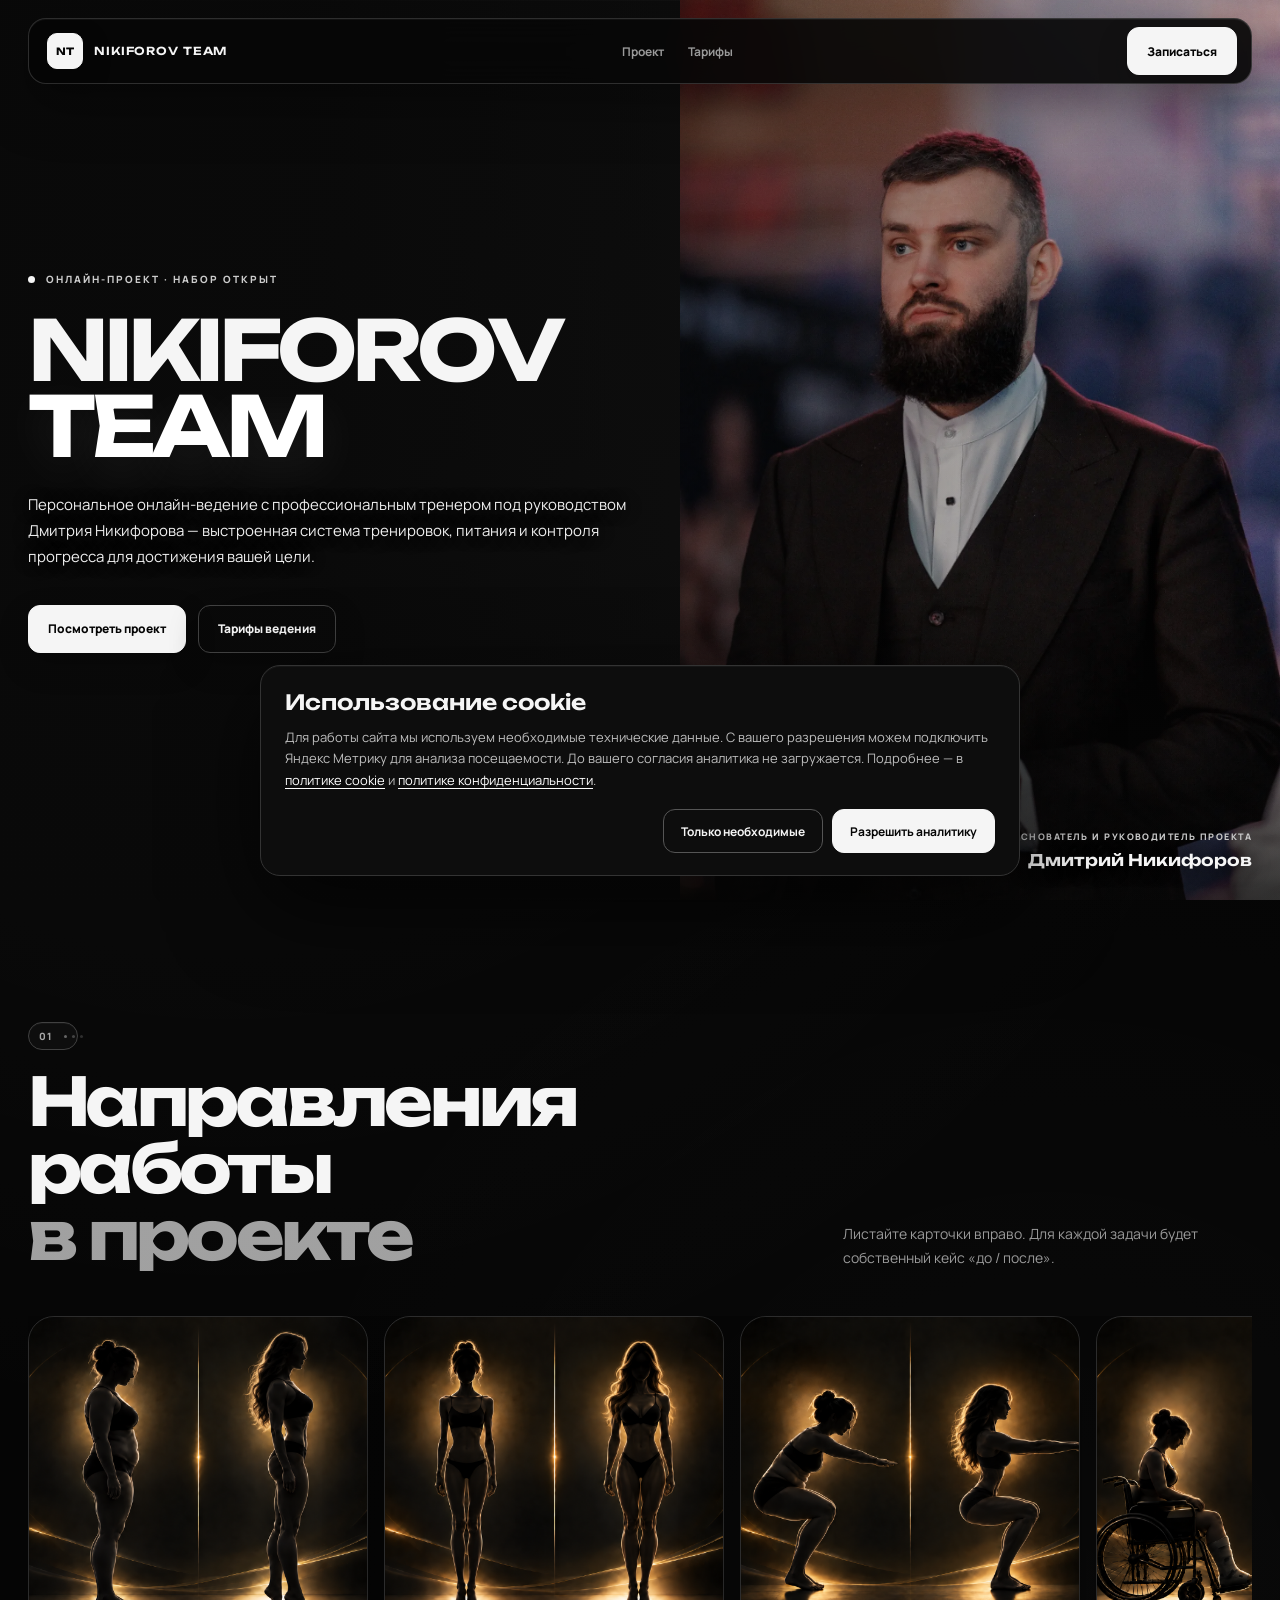
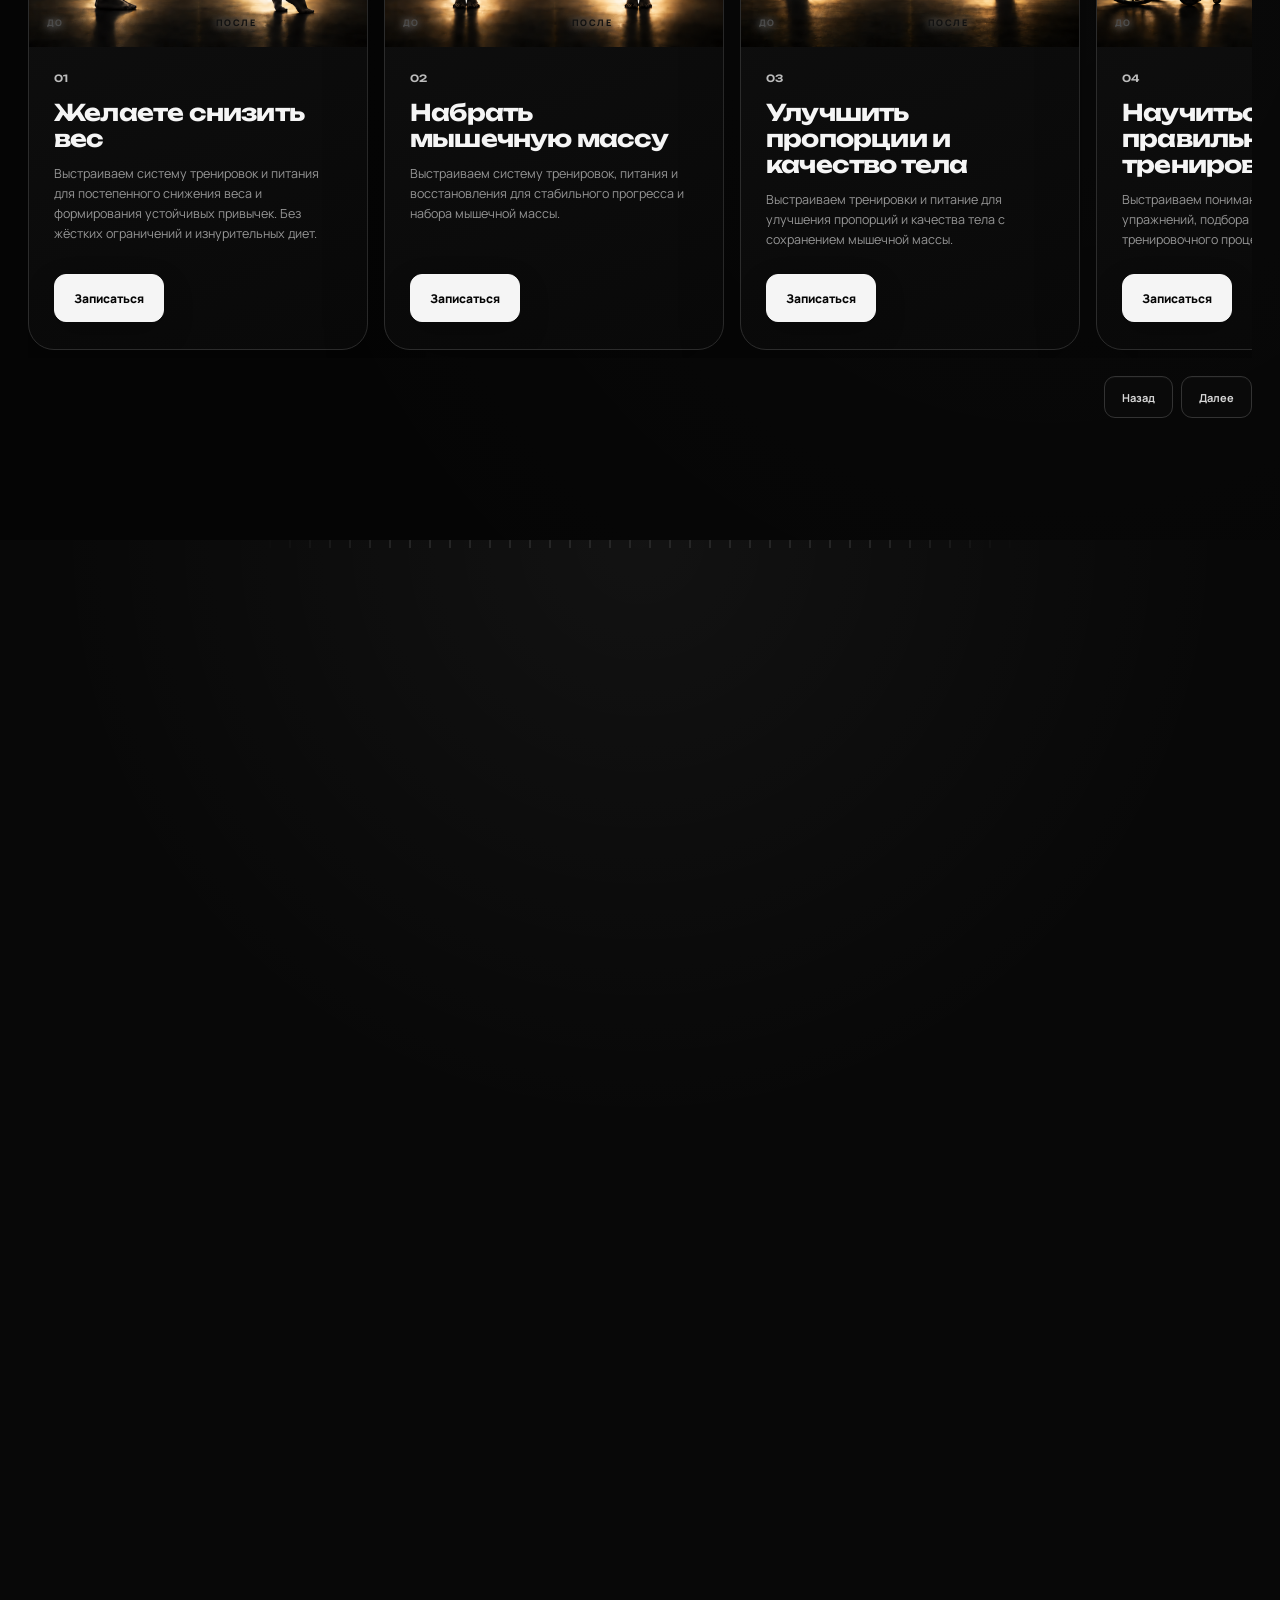
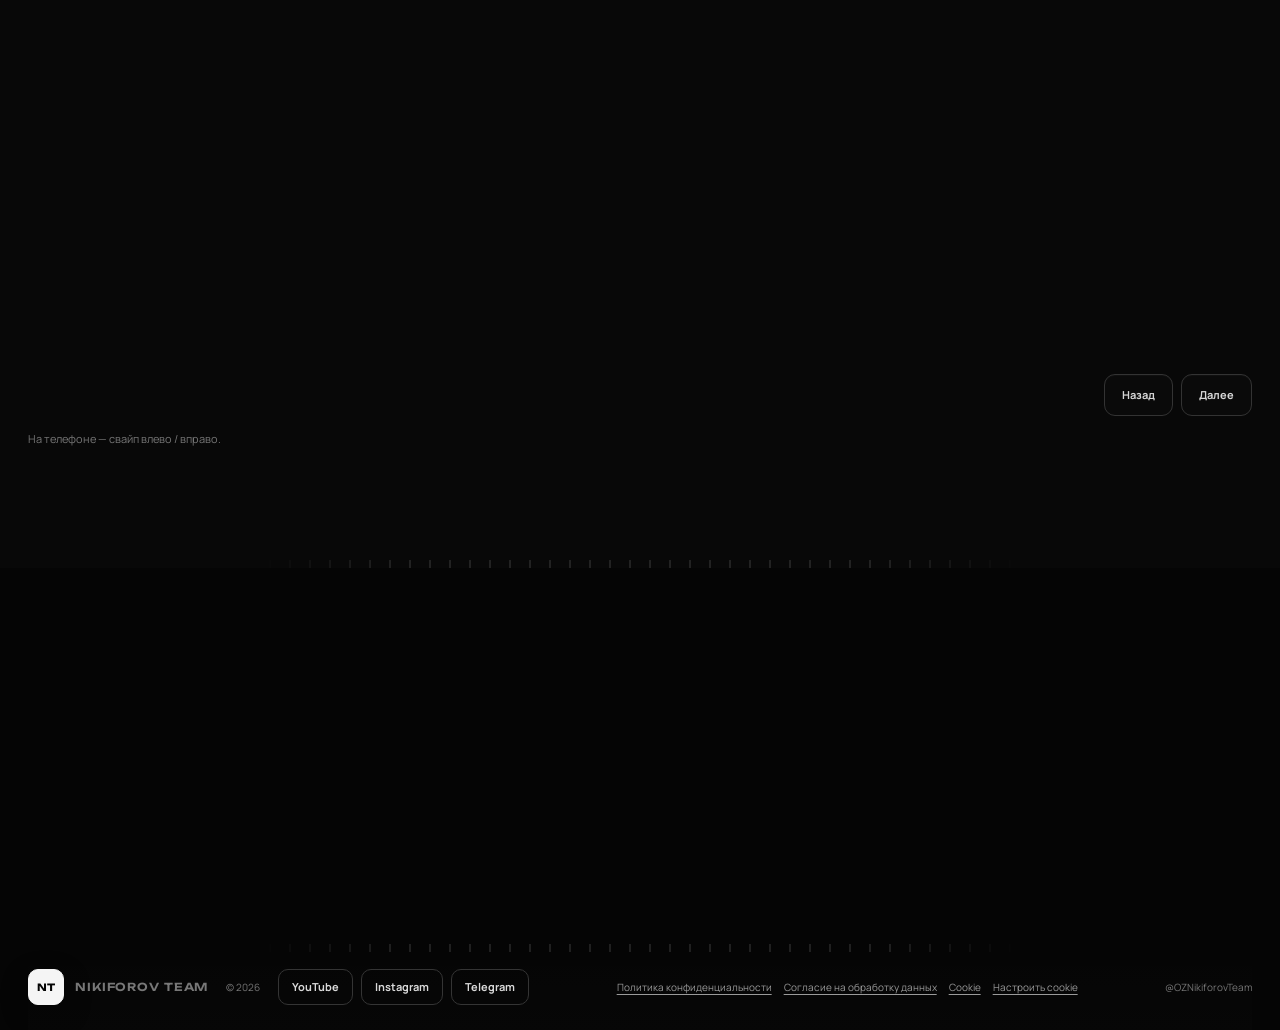
<file: index.html>
<!doctype html>
<html lang="ru">
<head>
<meta charset="utf-8">
<meta name="viewport" content="width=device-width,initial-scale=1,viewport-fit=cover">
<meta name="theme-color" content="#050505">
<title>NIKIFOROV TEAM — онлайн-проект</title>
<meta name="description" content="Персональное онлайн-ведение под руководством Дмитрия Никифорова: тренировки, питание и контроль прогресса.">
<link rel="preconnect" href="https://fonts.googleapis.com">
<link rel="preconnect" href="https://fonts.gstatic.com" crossorigin>
<link href="https://fonts.googleapis.com/css2?family=Manrope:wght@400;500;600;700;800&family=Unbounded:wght@500;600;700&display=swap" rel="stylesheet">
<style>
:root{
  --bg:#050505;
  --bg-soft:#0a0a0a;
  --panel:#101010;
  --panel-2:#161616;
  --text:#f5f5f5;
  --muted:#9a9a9a;
  --blue:#f5f5f5;
  --blue-strong:#dedede;
  --blue-soft:#ffffff;
  --line:#262626;
  --line-strong:#404040;
  --shell:min(100% - 56px,1240px);
  --r:28px;
}
*{box-sizing:border-box}html{scroll-behavior:smooth;background:var(--bg)}body{margin:0;background:var(--bg);color:var(--text);font-family:Manrope,Arial,sans-serif;overflow-x:hidden;-webkit-font-smoothing:antialiased}a{color:inherit}.shell{width:var(--shell);margin-inline:auto}::selection{background:var(--blue);color:#050505}
.topbar{position:fixed;z-index:100;top:18px;left:50%;translate:-50% 0;width:var(--shell);height:66px;padding:0 14px 0 18px;border:1px solid rgba(255,255,255,.09);border-radius:18px;background:rgba(11,11,11,.82);backdrop-filter:blur(22px);display:flex;align-items:center;justify-content:space-between;box-shadow:0 18px 54px rgba(0,0,0,.2)}
.brand{text-decoration:none;display:flex;align-items:center;gap:11px}.brand-mark{width:36px;height:36px;border:1px solid rgba(255,255,255,.72);border-radius:10px;display:grid;place-items:center;color:var(--blue);font:700 10px Unbounded}.brand-name{font:600 11px Unbounded;letter-spacing:.08em}.nav{display:flex;align-items:center;gap:24px}.nav a{text-decoration:none;font-size:12px;font-weight:700;color:#b3b3b3}.nav a:hover{color:#fff}.btn{min-height:48px;padding:0 19px;border-radius:12px;border:1px solid var(--blue);display:inline-flex;align-items:center;justify-content:center;text-decoration:none;background:var(--blue);color:#050505;font-weight:800;font-size:12px;transition:.2s}.btn:hover{transform:translateY(-2px);box-shadow:0 16px 42px rgba(255,255,255,.12)}.btn.ghost{background:transparent;color:#fff;border-color:#414141}.btn.ghost:hover{border-color:var(--blue);color:var(--blue);box-shadow:none}
.hero{min-height:100svh;padding:126px 0 72px;display:grid;grid-template-columns:minmax(0,1.04fr) minmax(430px,.96fr);gap:60px;align-items:center}.hero-copy{position:relative;z-index:2}.eyebrow{display:flex;align-items:center;gap:11px;color:#9e9e9e;font-size:10px;letter-spacing:.2em;font-weight:800;text-transform:uppercase}.eyebrow i{width:7px;height:7px;border-radius:50%;background:var(--blue);box-shadow:0 0 20px rgba(255,255,255,.72)}h1,h2,h3{font-family:Unbounded,Manrope,sans-serif;margin:0}.project-name{margin-top:26px;font-size:clamp(54px,6.5vw,108px);line-height:.91;letter-spacing:-.06em}.project-name span{display:block;color:var(--blue)}.hero-copy p{max-width:710px;margin:28px 0 0;color:#b5b5b5;font-size:15px;line-height:1.76}.hero-actions{display:flex;gap:12px;flex-wrap:wrap;margin-top:34px}.hero-visual{height:min(77vh,830px);min-height:630px;position:relative}.portrait{height:100%;overflow:hidden;border:1px solid rgba(255,255,255,.09);border-radius:30px;background:#1a1a1a;position:relative}.portrait img{width:100%;height:100%;object-fit:cover;object-position:center 26%;filter:grayscale(.12) saturate(.72) contrast(1.08)}.portrait:after{content:"";position:absolute;inset:0;background:linear-gradient(180deg,rgba(10,10,10,.02) 42%,rgba(10,10,10,.76) 100%),linear-gradient(90deg,rgba(10,10,10,.23),transparent 44%)}.portrait-caption{position:absolute;z-index:2;left:26px;bottom:24px}.portrait-caption small{display:block;color:#8a8a8a;font-size:9px;letter-spacing:.16em;font-weight:800}.portrait-caption b{display:block;margin-top:7px;font:600 16px Unbounded}.section{padding:122px 0}.section-head{display:grid;grid-template-columns:1fr .55fr;gap:70px;align-items:end;margin-bottom:46px}.section-index{font-size:10px;letter-spacing:.2em;color:#8c8c8c;font-weight:800;text-transform:uppercase;margin-bottom:15px}.section-head h2{font-size:clamp(40px,5.2vw,76px);line-height:1.01;letter-spacing:-.055em}.section-head h2 span{color:var(--blue)}.section-head p{margin:0;color:#9a9a9a;line-height:1.7;font-size:14px;max-width:500px}
.goals-wrap{position:relative}.goals{display:grid;grid-auto-flow:column;grid-auto-columns:minmax(340px,31vw);gap:16px;overflow-x:auto;scroll-snap-type:x mandatory;scrollbar-width:none;padding-bottom:8px}.goals::-webkit-scrollbar{display:none}.goal{scroll-snap-align:start;min-height:520px;border-radius:26px;border:1px solid #323232;background:linear-gradient(160deg,#171717,#0e0e0e);overflow:hidden;position:relative;display:flex;flex-direction:column}.goal-media{height:330px;position:relative;overflow:hidden;background:radial-gradient(circle at 80% 20%,rgba(255,255,255,.10),transparent 42%),linear-gradient(135deg,#1c1c1c,#0e0e0e)}.goal-media:before,.goal-media:after{content:"";position:absolute;top:0;bottom:0;width:50%;background:linear-gradient(145deg,rgba(255,255,255,.04),rgba(255,255,255,0))}.goal-media:before{left:0;border-right:1px solid rgba(255,255,255,.08)}.goal-media:after{right:0}.before,.after{position:absolute;bottom:18px;z-index:2;font-size:9px;font-weight:800;letter-spacing:.16em;color:#7e7e7e}.before{left:18px}.after{left:calc(50% + 18px);color:var(--blue)}.goal-body{padding:25px 25px 27px;display:flex;flex-direction:column;flex:1}.goal-num{color:var(--blue);font:600 10px Unbounded}.goal h3{font-size:23px;line-height:1.13;letter-spacing:-.035em;margin:16px 0 12px}.goal p{margin:0 0 24px;color:#9a9a9a;font-size:12.5px;line-height:1.62}.goal .btn{margin-top:auto;width:max-content}.carousel-controls{display:flex;justify-content:flex-end;gap:8px;margin-top:18px}.carousel-controls button{height:42px;padding:0 17px;border:1px solid #3e3e3e;border-radius:11px;background:#101010;color:#e4e4e4;font:700 11px Manrope;cursor:pointer}.carousel-controls button:hover{border-color:var(--blue);color:var(--blue)}
.tariffs{background:#0f0f0f;border-top:1px solid #242424;border-bottom:1px solid #242424}.tariff-strip{display:grid;grid-template-columns:1fr 1fr;gap:14px;margin-bottom:26px}.tariff{border:1px solid #343434;border-radius:22px;padding:24px 26px;background:#121212;display:flex;justify-content:space-between;align-items:end;gap:20px}.tariff-strip .tariff{border-color:#444444;background:radial-gradient(circle at 100% 0,rgba(255,255,255,.10),transparent 38%),#141414}.tariff small{display:block;color:#909090;font-size:9px;letter-spacing:.16em;font-weight:800;text-transform:uppercase}.tariff h3{font-size:25px;margin-top:10px}.tariff-price{text-align:right;white-space:nowrap}.tariff-price b{font:600 28px Unbounded}.tariff-price span{display:block;color:#737373;font-size:10px;margin-top:5px}
.benefits-head{display:flex;align-items:end;justify-content:space-between;gap:50px;margin:54px 0 24px}.benefits-head h3{font-size:clamp(27px,3.4vw,48px);letter-spacing:-.045em}.benefits-head p{max-width:490px;margin:0;color:#929292;font-size:13px;line-height:1.65}.benefit-slider{display:grid;grid-auto-flow:column;grid-auto-columns:minmax(760px,82%);gap:18px;overflow-x:auto;scroll-snap-type:x mandatory;scrollbar-width:none;padding:2px 0 10px}.benefit-slider::-webkit-scrollbar{display:none}.benefit{scroll-snap-align:start;min-height:570px;border:1px solid #373737;border-radius:28px;background:linear-gradient(145deg,#a3a3a3 0%,#888888 100%);position:relative;overflow:hidden;color:#0d0d0d;padding:36px;display:flex;flex-direction:column}.benefit:before{content:"";position:absolute;right:-2%;bottom:-10%;width:45%;height:100%;background-image:var(--dmitry);background-size:cover;background-position:center 20%;filter:grayscale(1) brightness(.18) contrast(1.55);opacity:.88;mix-blend-mode:multiply}.benefit:after{content:"";position:absolute;inset:0;background:linear-gradient(90deg,rgba(223,223,223,.96) 0%,rgba(206,206,206,.92) 52%,rgba(168,168,168,.38) 100%);z-index:0}.benefit>*{position:relative;z-index:1}.benefit-top{display:flex;align-items:center;gap:15px}.benefit-number{font:700 12px Unbounded;border:1px solid rgba(0,0,0,.22);border-radius:99px;padding:8px 11px}.benefit-kicker{font-size:9px;font-weight:800;letter-spacing:.16em;text-transform:uppercase}.benefit h3{font-size:clamp(30px,4vw,54px);max-width:780px;line-height:1.04;letter-spacing:-.05em;margin:42px 0 22px}.benefit-desc{max-width:780px;font-size:15px;line-height:1.67;color:#373737;margin:0}.split{margin-top:auto;display:grid;grid-template-columns:1fr 1fr;gap:12px;max-width:860px}.split-card{min-height:145px;padding:19px 20px;border-radius:18px;background:rgba(12,12,12,.92);color:#fff}.split-card.alt{background:rgba(34,34,34,.78)}.split-card small{display:block;color:var(--blue);font-size:9px;font-weight:800;letter-spacing:.15em;text-transform:uppercase}.split-card.alt small{color:#dedede}.split-card b{display:block;margin-top:12px;font-size:13px;line-height:1.5}.slider-note{margin-top:15px;color:#7e7e7e;font-size:11px}.final{padding:82px 0 110px;display:flex;align-items:center;justify-content:space-between;gap:40px;border-top:1px solid #262626}.final h2{font-size:clamp(34px,4.2vw,60px);letter-spacing:-.05em}.final h2 span{color:var(--blue)}.final p{margin:16px 0 0;color:#949494}.footer{height:86px;border-top:1px solid #262626;display:flex;align-items:center;justify-content:space-between;color:#747474;font-size:10px}.footer a{text-decoration:none}.mobile-cta{display:none}
.reveal{opacity:0;transform:translateY(20px);transition:.7s ease}.reveal.in{opacity:1;transform:none}
@media(max-width:1050px){:root{--shell:min(100% - 36px,940px)}.nav{display:none}.hero{grid-template-columns:1fr;padding-top:116px}.hero-visual{height:720px;min-height:0}.section-head{grid-template-columns:1fr}.goals{grid-auto-columns:minmax(330px,62vw)}.benefit-slider{grid-auto-columns:92%}}
@media(max-width:700px){:root{--shell:calc(100vw - 28px);--r:20px}.topbar{top:9px;height:58px;border-radius:15px}.brand-name{font-size:9px}.topbar>.btn{min-height:38px;padding:0 13px;font-size:10px}.hero{min-height:auto;padding:100px 0 58px;gap:30px}.project-name{font-size:clamp(43px,13vw,66px)}.hero-copy p{font-size:13px;line-height:1.65}.hero-actions .btn{width:100%}.hero-visual{height:520px}.portrait{border-radius:21px}.section{padding:84px 0}.section-head{gap:20px;margin-bottom:31px}.section-head h2{font-size:clamp(34px,11vw,52px)}.goals{grid-auto-columns:88%;gap:11px}.goal{min-height:465px;border-radius:21px}.goal-media{height:265px}.goal h3{font-size:20px}.carousel-controls{display:none}.tariff-strip{grid-template-columns:1fr}.tariff{padding:20px}.tariff h3{font-size:20px}.tariff-price b{font-size:22px}.benefits-head{display:block;margin-top:42px}.benefits-head p{margin-top:14px}.benefit-slider{grid-auto-columns:94%;gap:11px}.benefit{min-height:620px;border-radius:22px;padding:24px}.benefit:before{width:74%;right:-27%;opacity:.72}.benefit:after{background:linear-gradient(90deg,rgba(220,220,220,.98) 0%,rgba(203,203,203,.94) 64%,rgba(171,171,171,.54) 100%)}.benefit h3{font-size:28px;margin:30px 0 16px;max-width:86%}.benefit-desc{font-size:13px;max-width:86%}.split{grid-template-columns:1fr;gap:8px}.split-card{min-height:105px;padding:15px 16px}.final{display:block;padding:66px 0 100px}.final .btn{margin-top:25px;width:100%}.footer{margin-bottom:64px}.mobile-cta{display:flex;position:fixed;z-index:90;bottom:10px;left:14px;right:14px;height:52px;border-radius:14px;background:var(--blue);color:#050505;text-decoration:none;align-items:center;justify-content:center;font-weight:900;font-size:12px;box-shadow:0 14px 50px rgba(0,0,0,.45)}}
@media(prefers-reduced-motion:reduce){*{scroll-behavior:auto!important}.reveal{opacity:1;transform:none;transition:none}}

/* Cookie choice: visually consistent with the main site's dark theme. */
.cookie-banner[hidden]{display:none!important}
.cookie-banner{position:fixed;z-index:3000;left:50%;bottom:24px;transform:translateX(-50%);width:min(760px,calc(100vw - 28px));padding:22px 24px;background:#171717;color:#f9f9f9;border:1px solid #3b3b3b;border-radius:20px;box-shadow:0 25px 90px rgba(0,0,0,.56)}
.cookie-banner h2{font:600 clamp(16px,2vw,21px) Unbounded,Manrope,sans-serif;line-height:1.35;margin:0 0 10px}
.cookie-banner p{font-size:13px;line-height:1.65;color:#c2c2c2;margin:0}
.cookie-banner a{color:#f2f2f2;text-underline-offset:3px}
.cookie-actions{display:flex;justify-content:flex-end;flex-wrap:wrap;gap:9px;margin-top:18px}
.cookie-actions button{cursor:pointer;font:700 12px Manrope,Arial,sans-serif;min-height:44px;padding:9px 17px;border-radius:12px;border:1px solid #e6e6e6;background:#f5f5f5;color:#050505}
.cookie-actions button.cookie-reject{background:transparent;color:#f9f9f9;border-color:#5a5a5a}
.legal-links{display:flex;align-items:center;flex-wrap:wrap;gap:12px}
.legal-links a,.legal-links button{font:inherit;color:#a3a3a3;text-decoration:underline;text-underline-offset:3px;background:none;border:0;padding:6px 0;cursor:pointer}
.legal-links a:hover,.legal-links button:hover{color:white}
@media(max-width:640px){.cookie-banner{bottom:82px;padding:17px}.cookie-actions{display:grid;grid-template-columns:1fr 1fr}.cookie-actions button{padding:10px 8px}.footer{flex-wrap:wrap;gap:12px;padding-block:20px}.legal-links{order:3;flex-basis:100%}}

/* Revision: footer links must not be clipped by the former fixed 86px footer. */
.footer{height:auto;min-height:86px;padding:22px 0;gap:18px;flex-wrap:wrap}
.footer .legal-links{flex:1 1 410px;justify-content:center}
.cookie-banner{max-height:min(84dvh,620px);overflow-y:auto;overscroll-behavior:contain}
.menu-toggle{display:none;width:40px;height:40px;align-items:center;justify-content:center;flex-direction:column;gap:5px;background:transparent;border:1px solid #343434;border-radius:10px;cursor:pointer}
.menu-toggle span{width:18px;height:2px;background:#f5f5f5;display:block;border-radius:2px}
@media(max-width:1050px){
 .menu-toggle{display:flex}
 .topbar .nav{display:none;position:absolute;left:0;right:0;top:calc(100% + 8px);padding:17px 20px;flex-direction:column;gap:18px;background:#191919;border:1px solid #383838;border-radius:15px;box-shadow:0 22px 40px rgba(0,0,0,.3)}
 .topbar .nav.is-open{display:flex}
}
@media(max-width:700px){
 .topbar>.btn{display:none}
 .footer{margin-bottom:64px;gap:12px}
 .footer .legal-links{order:3;flex:1 0 100%;justify-content:flex-start}
}
@media(max-width:640px){
 .cookie-banner{bottom:calc(76px + env(safe-area-inset-bottom));max-height:calc(100dvh - 104px - env(safe-area-inset-bottom));padding:16px}
 .cookie-actions button{font-size:12px}
}

/* Client revisions, 28 September: readable tariff periods and prominent project goal. */
.tariff-strip .tariff h3{margin-top:0}
.tariff-price .price-period{display:inline-block;font:700 12px Manrope,Arial,sans-serif;color:#a4a4a4;margin:0 0 0 3px;vertical-align:baseline;white-space:nowrap}
.benefit.emphasis{min-height:730px}
.benefit.emphasis .benefit-kicker{font-size:13px;letter-spacing:.12em;color:#1b1b1b}
.benefit.emphasis h3{font-size:clamp(30px,3.4vw,46px);max-width:780px;border-left:5px solid #d0d0d0;padding-left:18px;color:#0d0d0d}
@media(max-width:700px){
  .tariff-strip .tariff{flex-direction:column;align-items:flex-start;gap:12px}
  .tariff-strip .tariff .tariff-price{text-align:left;white-space:normal}
  .benefit.emphasis{min-height:810px}
  .benefit.emphasis h3{font-size:clamp(25px,7vw,34px);max-width:100%;border-left-width:4px;padding-left:12px}
}

/* Hero redesign: Dmitry's portrait becomes the full-bleed hero background,
   with foreground content laid over a responsive contrast gradient. */
.hero.shell{
  width:100%;max-width:none;min-height:100svh;
  display:flex;align-items:center;justify-content:flex-start;
  padding:clamp(130px,13vh,180px) max(22px,calc((100% - var(--shell))/2)) 105px;
  gap:0;position:relative;overflow:hidden;isolation:isolate;
}
.hero-copy{position:relative;z-index:2;width:min(700px,61%);max-width:100%;padding:12px 0}
.hero-copy .eyebrow{color:#cccccc}
.hero-copy>p{color:#efefef;max-width:620px;text-shadow:0 1px 20px rgba(0,0,0,.35)}
.hero-visual{position:absolute;inset:0;z-index:0;width:100%;height:100%;min-height:0;pointer-events:none;overflow:hidden}
.hero-visual .portrait{position:absolute;inset:0;width:100%;height:100%;border:0;border-radius:0;background:#121212}
.hero-visual .portrait img{display:block;width:100%;height:100%;object-fit:contain;object-position:100% 20%;transform:none;filter:saturate(.8) contrast(1.03)}
.hero-visual .portrait:after{
  content:"";position:absolute;inset:0;
  background:linear-gradient(90deg,rgba(9,9,9,.97) 0%,rgba(9,9,9,.91) 24%,rgba(9,9,9,.68) 44%,rgba(9,9,9,.24) 75%,rgba(9,9,9,.08) 100%),
             linear-gradient(0deg,rgba(7,7,7,.78) 0%,transparent 39%,rgba(7,7,7,.17) 100%);
}
.hero-visual .portrait-caption{left:auto;right:max(22px,calc((100% - var(--shell))/2));bottom:30px;text-align:right;z-index:1}
.hero-visual .portrait-caption small{color:#cacaca}
.hero-visual .portrait-caption b{text-shadow:0 2px 18px rgba(0,0,0,.7)}
@media(max-width:1050px){
  .hero.shell{min-height:850px;padding:145px max(22px,calc((100% - var(--shell))/2)) 100px}
  .hero-copy{width:min(650px,72%)}
  .hero-visual .portrait img{object-position:100% 25%}
  .hero-visual .portrait:after{background:linear-gradient(90deg,rgba(9,9,9,.96) 0%,rgba(9,9,9,.82) 39%,rgba(9,9,9,.29) 100%),linear-gradient(0deg,rgba(7,7,7,.73),transparent 48%)}
}
@media(max-width:700px){
  .hero.shell{min-height:max(730px,100svh);padding:132px 20px 110px;align-items:flex-end}
  .hero-copy{width:100%;max-width:100%;padding:0}
  .hero-copy .project-name{font-size:clamp(42px,11.8vw,65px);line-height:.94}
  .hero-copy>p{font-size:14px;line-height:1.65;color:#f3f3f3;max-width:520px}
  .hero-visual .portrait img{object-fit:cover;object-position:57% center}
  .hero-visual .portrait:after{background:linear-gradient(0deg,rgba(7,7,7,.98) 0%,rgba(7,7,7,.89) 27%,rgba(7,7,7,.43) 57%,rgba(7,7,7,.24) 100%),linear-gradient(90deg,rgba(7,7,7,.43),transparent 82%)}
  .hero-visual .portrait-caption{display:none}
  .hero-actions .btn{width:100%}
}

/* September 29: make the longer client-approved tariff heading readable on narrow screens. */
.tariffs .section-head h2{font-size:clamp(31px,4.05vw,58px);line-height:1.09;letter-spacing:-.045em;overflow-wrap:break-word}
@media(max-width:700px){.tariffs .section-head h2{font-size:clamp(28px,7.6vw,40px)}}
</style>
<link rel="stylesheet" href="./monochrome-overrides.css">
<style>
.goal-media{background:#d8d6d2}
.goal-media img{display:block;width:100%;height:100%;object-fit:cover;object-position:center}
.goal-media:before,.goal-media:after{display:none}
.before,.after{color:#4d4d4d;text-shadow:0 1px 8px rgba(255,255,255,.7)}
.after{color:#111}
.footer-social{display:flex;align-items:center;flex-wrap:wrap;gap:8px}
.footer-social a{display:inline-flex;align-items:center;justify-content:center;min-height:36px;padding:8px 13px;border:1px solid #343434;border-radius:10px;color:#d9d9d9;font-size:11px;font-weight:700;text-decoration:none;transition:background .2s,border-color .2s,color .2s}
.footer-social a:hover,.footer-social a:focus-visible{background:#1d1d1d;border-color:#777;color:#fff}
@media(max-width:640px){.footer-social{width:100%;gap:7px}.footer-social a{flex:1 1 auto}.footer .legal-links{order:3}}
</style>
</head>
<body style="--dmitry:url('./assets/dmitry-hero.webp')">
<header class="topbar"><a class="brand" href="#top"><span class="brand-mark">NT</span><span class="brand-name">NIKIFOROV TEAM</span></a><nav class="nav" id="main-nav" aria-label="Основная навигация"><a href="#questions">Проект</a><a href="#tariffs">Тарифы</a></nav><button type="button" class="menu-toggle" id="menu-toggle" aria-controls="main-nav" aria-expanded="false" aria-label="Открыть меню"><span></span><span></span><span></span></button><a class="btn" href="https://t.me/OZNikiforovTeam" target="_blank" rel="noopener">Записаться</a></header>
<main id="top">
<section class="shell hero">
  <div class="hero-copy reveal">
    <div class="eyebrow"><i></i>ОНЛАЙН-ПРОЕКТ · НАБОР ОТКРЫТ</div>
    <h1 class="project-name">NIKIFOROV <span>TEAM</span></h1>
    <p>Персональное онлайн-ведение с профессиональным тренером под руководством Дмитрия Никифорова — выстроенная система тренировок, питания и контроля прогресса для достижения вашей цели.</p>
    <div class="hero-actions"><a class="btn" href="#questions">Посмотреть проект</a><a class="btn ghost" href="#tariffs">Тарифы ведения</a></div>
  </div>
  <div class="hero-visual"><div class="portrait"><img src="./assets/dmitry-hero.webp" alt="Дмитрий Никифоров"><div class="portrait-caption"><small>ОСНОВАТЕЛЬ И РУКОВОДИТЕЛЬ ПРОЕКТА</small><b>Дмитрий Никифоров</b></div></div></div>
</section>

<section id="questions" class="section shell">
  <div class="section-head reveal"><div><div class="section-index">01</div><h2>Направления работы<br><span>в проекте</span></h2></div><p>Листайте карточки вправо. Для каждой задачи будет собственный кейс «до / после».</p></div>
  <div class="goals-wrap reveal"><div class="goals" id="goals">
    <article class="goal"><div class="goal-media"><span class="before">ДО</span><span class="after">ПОСЛЕ</span></div><div class="goal-body"><span class="goal-num">01</span><h3>Желаете снизить вес</h3><p>Выстраиваем систему тренировок и питания для постепенного снижения веса и формирования устойчивых привычек. Без жёстких ограничений и изнурительных диет.</p><a class="btn" href="https://t.me/OZNikiforovTeam" target="_blank" rel="noopener">Записаться</a></div></article>
    <article class="goal"><div class="goal-media"><span class="before">ДО</span><span class="after">ПОСЛЕ</span></div><div class="goal-body"><span class="goal-num">02</span><h3>Набрать мышечную массу</h3><p>Выстраиваем систему тренировок, питания и восстановления для стабильного прогресса и набора мышечной массы.</p><a class="btn" href="https://t.me/OZNikiforovTeam" target="_blank" rel="noopener">Записаться</a></div></article>
    <article class="goal"><div class="goal-media"><span class="before">ДО</span><span class="after">ПОСЛЕ</span></div><div class="goal-body"><span class="goal-num">03</span><h3>Улучшить пропорции и качество тела</h3><p>Выстраиваем тренировки и питание для улучшения пропорций и качества тела с сохранением мышечной массы.</p><a class="btn" href="https://t.me/OZNikiforovTeam" target="_blank" rel="noopener">Записаться</a></div></article>
    <article class="goal"><div class="goal-media"><span class="before">ДО</span><span class="after">ПОСЛЕ</span></div><div class="goal-body"><span class="goal-num">04</span><h3>Научиться правильно тренироваться</h3><p>Выстраиваем понимание техники выполнения упражнений, подбора нагрузки и логики тренировочного процесса.</p><a class="btn" href="https://t.me/OZNikiforovTeam" target="_blank" rel="noopener">Записаться</a></div></article>
    <article class="goal"><div class="goal-media"><span class="before">ДО</span><span class="after">ПОСЛЕ</span></div><div class="goal-body"><span class="goal-num">05</span><h3>Разобраться с питанием</h3><p>Помогаем разобраться в принципах питания, расчёте КБЖУ и учим самостоятельно вести и контролировать свой рацион.</p><a class="btn" href="https://t.me/OZNikiforovTeam" target="_blank" rel="noopener">Записаться</a></div></article>
    <article class="goal"><div class="goal-media"><span class="before">ДО</span><span class="after">ПОСЛЕ</span></div><div class="goal-body"><span class="goal-num">06</span><h3>Преодолеть плато</h3><p>Выстраиваем тренировочный план с учётом ваших целей, текущего прогресса и индивидуальных особенностей, чтобы выйти из плато и продолжить прогрессировать.</p><a class="btn" href="https://t.me/OZNikiforovTeam" target="_blank" rel="noopener">Записаться</a></div></article>
    <article class="goal"><div class="goal-media"><span class="before">ДО</span><span class="after">ПОСЛЕ</span></div><div class="goal-body"><span class="goal-num">07</span><h3>Подготовиться к сцене</h3><p>Выстраиваем систему подготовки к соревнованиям по бодибилдингу: тренировки, питание, контроль формы и позирование.</p><a class="btn" href="https://t.me/OZNikiforovTeam" target="_blank" rel="noopener">Записаться</a></div></article>
  </div><div class="carousel-controls"><button type="button" data-scroll="prev">Назад</button><button type="button" data-scroll="next">Далее</button></div></div>
</section>

<section id="tariffs" class="section tariffs">
<div class="shell">
  <div class="section-head reveal"><div><div class="section-index">02</div><h2>Тарифы индивидуального<br><span>ведения с тренером</span></h2></div><p>Основа проекта одна. Отличия в плотности контакта с тренером и в частоте разбора технических нюансов.</p></div>
  <div class="tariff-strip reveal">
    <article class="tariff"><div><h3>Полный формат</h3></div><div class="tariff-price"><b>14 000 ₽ <span class="price-period">/ мес.</span></b></div></article>
    <article class="tariff"><div><h3>Самостоятельный формат</h3></div><div class="tariff-price"><b>8 000 ₽ <span class="price-period">/ мес.</span></b></div></article>
  </div>
  <div class="benefits-head reveal"><div><div class="section-index">03</div><h3>Сравнение тарифов</h3></div><p>Общее — сверху, отличия в тарифах — внизу. Каждый слайд показывает, что получает участник проекта и чем отличаются два формата сопровождения.</p></div>
  <div class="benefit-slider reveal" id="benefits">
    <article class="benefit"><div class="benefit-top"><span class="benefit-number">01</span></div><h3>Персональный онлайн-тренер</h3><p class="benefit-desc">За вами закрепляется тренер Nikiforov Team, который сопровождает вас на протяжении всего периода работы, контролирует ваш прогресс и вносит необходимые изменения в тренировочный процесс и рацион.</p><div class="split"><div class="split-card"><small>Полный формат</small><b>Работа с тренером по графику 6/1. Регулярная обратная связь и сопровождение.</b></div><div class="split-card alt"><small>Самостоятельный формат</small><b>Отчёт и работа с тренером — 1 раз в 7 дней. День недели для коммуникации выбирается по договорённости.</b></div></div></article>
    <article class="benefit"><div class="benefit-top"><span class="benefit-number">02</span></div><h3>Индивидуальная тренировочная программа упражнений под Ваши цели и задачи</h3><p class="benefit-desc">Программа составляется под руководством Дмитрия Никифорова с учётом вашей цели, уровня подготовки, доступного оборудования, индивидуальных особенностей, пропорций, текущей формы и ограничений тренировочного процесса.</p><div class="split"><div class="split-card"><small>Полный формат</small><b>Корректировка тренировочного протокола и рабочих весов — по мере необходимости в процессе ведения.</b></div><div class="split-card alt"><small>Самостоятельный формат</small><b>Корректировка тренировочного протокола и рабочих весов — 1 раз в 7 дней.</b></div></div></article>
    <article class="benefit"><div class="benefit-top"><span class="benefit-number">03</span></div><h3>Контроль техники выполнения упражнений</h3><p class="benefit-desc">Вы можете отправлять тренеру видео рабочих подходов со своих тренировок. Тренер анализирует технику выполнения упражнений, указывает на ошибки и помогает улучшать технику и корректировать рабочие веса.</p><div class="split"><div class="split-card"><small>Полный формат</small><b>Тренер регулярно разбирает все видео с ваших тренировок в режиме 6/1.</b></div><div class="split-card alt"><small>Самостоятельный формат</small><b>Тренер разбирает до 10 видеоотчётов в неделю.</b></div></div></article>
    <article class="benefit"><div class="benefit-top"><span class="benefit-number">04</span></div><h3>Подбор КБЖУ и контроль рациона</h3><p class="benefit-desc">Вы получаете индивидуальный расчёт КБЖУ с учётом вашей активности и целей, а также рекомендации по питанию и формированию продуктовой корзины. Показатели корректируются с учётом динамики веса, текущей формы, нагрузки и поставленной цели.</p><div class="split"><div class="split-card"><small>Полный формат</small><b>Показатели и рекомендации корректируются по мере необходимости в процессе ведения.</b></div><div class="split-card alt"><small>Самостоятельный формат</small><b>Корректировка выполняется в рамках еженедельной консультации.</b></div></div></article>
    <article class="benefit emphasis"><div class="benefit-top"><span class="benefit-number">05</span></div><h3>Не слепо следовать рекомендациям тренера, а понимать и анализировать процесс развития своего тела!</h3><p class="benefit-desc">Задача проекта — дать вам знания и систему, которые формируют осознанный подход к тренировкам и питанию: база знаний, техника выполнения упражнений, логика построения тренировочного процесса и уроки позирования.</p><div class="split"><div class="split-card"><small>Полный формат</small><b>Знания сразу закрепляются регулярной практикой, контролем и обратной связью от тренера.</b></div><div class="split-card alt"><small>Самостоятельный формат</small><b>Вы получаете знания и инструменты для самостоятельной работы. Обратная связь от тренера — 1 раз в неделю.</b></div></div></article>
  </div>
  <div class="carousel-controls"><button type="button" data-benefit="prev">Назад</button><button type="button" data-benefit="next">Далее</button></div>
  <div class="slider-note">На телефоне — свайп влево / вправо.</div>
</div>
</section>

<section class="shell final reveal"><div><div class="eyebrow"><i></i>НАБОР ОТКРЫТ</div><h2>Выберите формат<br><span>ведения.</span></h2><p>Если сомневаетесь, какой вариант подходит вам — напишите в отдел заботы.</p></div><a class="btn" href="https://t.me/OZNikiforovTeam" target="_blank" rel="noopener">Записаться в проект</a></section>
</main>
<footer class="footer shell"><a class="brand" href="#top"><span class="brand-mark">NT</span><span class="brand-name">NIKIFOROV TEAM</span></a><span>© 2026</span><nav class="footer-social" aria-label="Социальные сети Никифоров тим"><a href="https://www.youtube.com/@Nikiforov_team" target="_blank" rel="noopener noreferrer">YouTube</a><a href="https://www.instagram.com/nikiforov_team_ifbb/" target="_blank" rel="noopener noreferrer">Instagram</a><a href="https://t.me/nikiforov_team" target="_blank" rel="noopener noreferrer">Telegram</a></nav><nav class="legal-links" aria-label="Юридическая информация"><a href="./privacy.html">Политика конфиденциальности</a><a href="./consent.html">Согласие на обработку данных</a><a href="./cookies.html">Cookie</a><button type="button" data-cookie-settings>Настроить cookie</button></nav><a href="https://t.me/OZNikiforovTeam" target="_blank" rel="noopener">@OZNikiforovTeam</a></footer>
<a class="mobile-cta" href="https://t.me/OZNikiforovTeam" target="_blank" rel="noopener">Записаться</a>
<script>
const reveal=()=>document.querySelectorAll('.reveal').forEach(el=>{const r=el.getBoundingClientRect();if(r.top<innerHeight*.9)el.classList.add('in')});reveal();addEventListener('scroll',reveal,{passive:true});
const goals=document.getElementById('goals');document.querySelectorAll('[data-scroll]').forEach(b=>b.addEventListener('click',()=>goals.scrollBy({left:(b.dataset.scroll==='next'?1:-1)*Math.min(goals.clientWidth*.82,460),behavior:'smooth'})));
const benefits=document.getElementById('benefits');document.querySelectorAll('[data-benefit]').forEach(b=>b.addEventListener('click',()=>benefits.scrollBy({left:(b.dataset.benefit==='next'?1:-1)*Math.min(benefits.clientWidth*.84,980),behavior:'smooth'})));
const menuToggle=document.getElementById('menu-toggle');
const mainNav=document.getElementById('main-nav');
function closeMainNav(){mainNav?.classList.remove('is-open');menuToggle?.setAttribute('aria-expanded','false');menuToggle?.setAttribute('aria-label','Открыть меню');}
menuToggle?.addEventListener('click',()=>{const open=mainNav.classList.toggle('is-open');menuToggle.setAttribute('aria-expanded',String(open));menuToggle.setAttribute('aria-label',open?'Закрыть меню':'Открыть меню');});
mainNav?.querySelectorAll('a').forEach(link=>link.addEventListener('click',closeMainNav));
document.addEventListener('keydown',event=>{if(event.key==='Escape')closeMainNav();});

</script>
<aside class="cookie-banner" data-cookie-banner hidden role="region" aria-label="Настройки файлов cookie">
<h2>Использование cookie</h2>
<p>Для работы сайта мы используем необходимые технические данные. С вашего разрешения можем подключить Яндекс Метрику для анализа посещаемости. До вашего согласия аналитика не загружается. Подробнее — в <a href="./cookies.html">политике cookie</a> и <a href="./privacy.html">политике конфиденциальности</a>.</p>
<div class="cookie-actions"><button type="button" class="cookie-reject" data-cookie-choice="reject">Только необходимые</button><button type="button" data-cookie-choice="accept">Разрешить аналитику</button></div>
</aside>
<script defer src="./cookie-consent.js"></script>
<script>
const goalImages = [
  ['weight-loss.png', 'Силуэт снижения веса'],
  ['muscle-gain.png', 'Силуэт набора мышечной массы'],
  ['body-proportions.png', 'Силуэт улучшения пропорций тела'],
  ['training-technique.png', 'Силуэт тренировки с правильной техникой'],
  ['nutrition.png', 'Силуэт осознанного питания'],
  ['progress.png', 'Последовательный прогресс в тренировках'],
  ['stage-preparation.png', 'Силуэт подготовки к сцене']
];
document.querySelectorAll('.goal-media').forEach((media, index) => {
  const [file, alt] = goalImages[index];
  const image = new Image();
  image.src = `./assets/goals/${file}`;
  image.alt = alt;
  media.prepend(image);
});
</script>
</body></html>
</file>
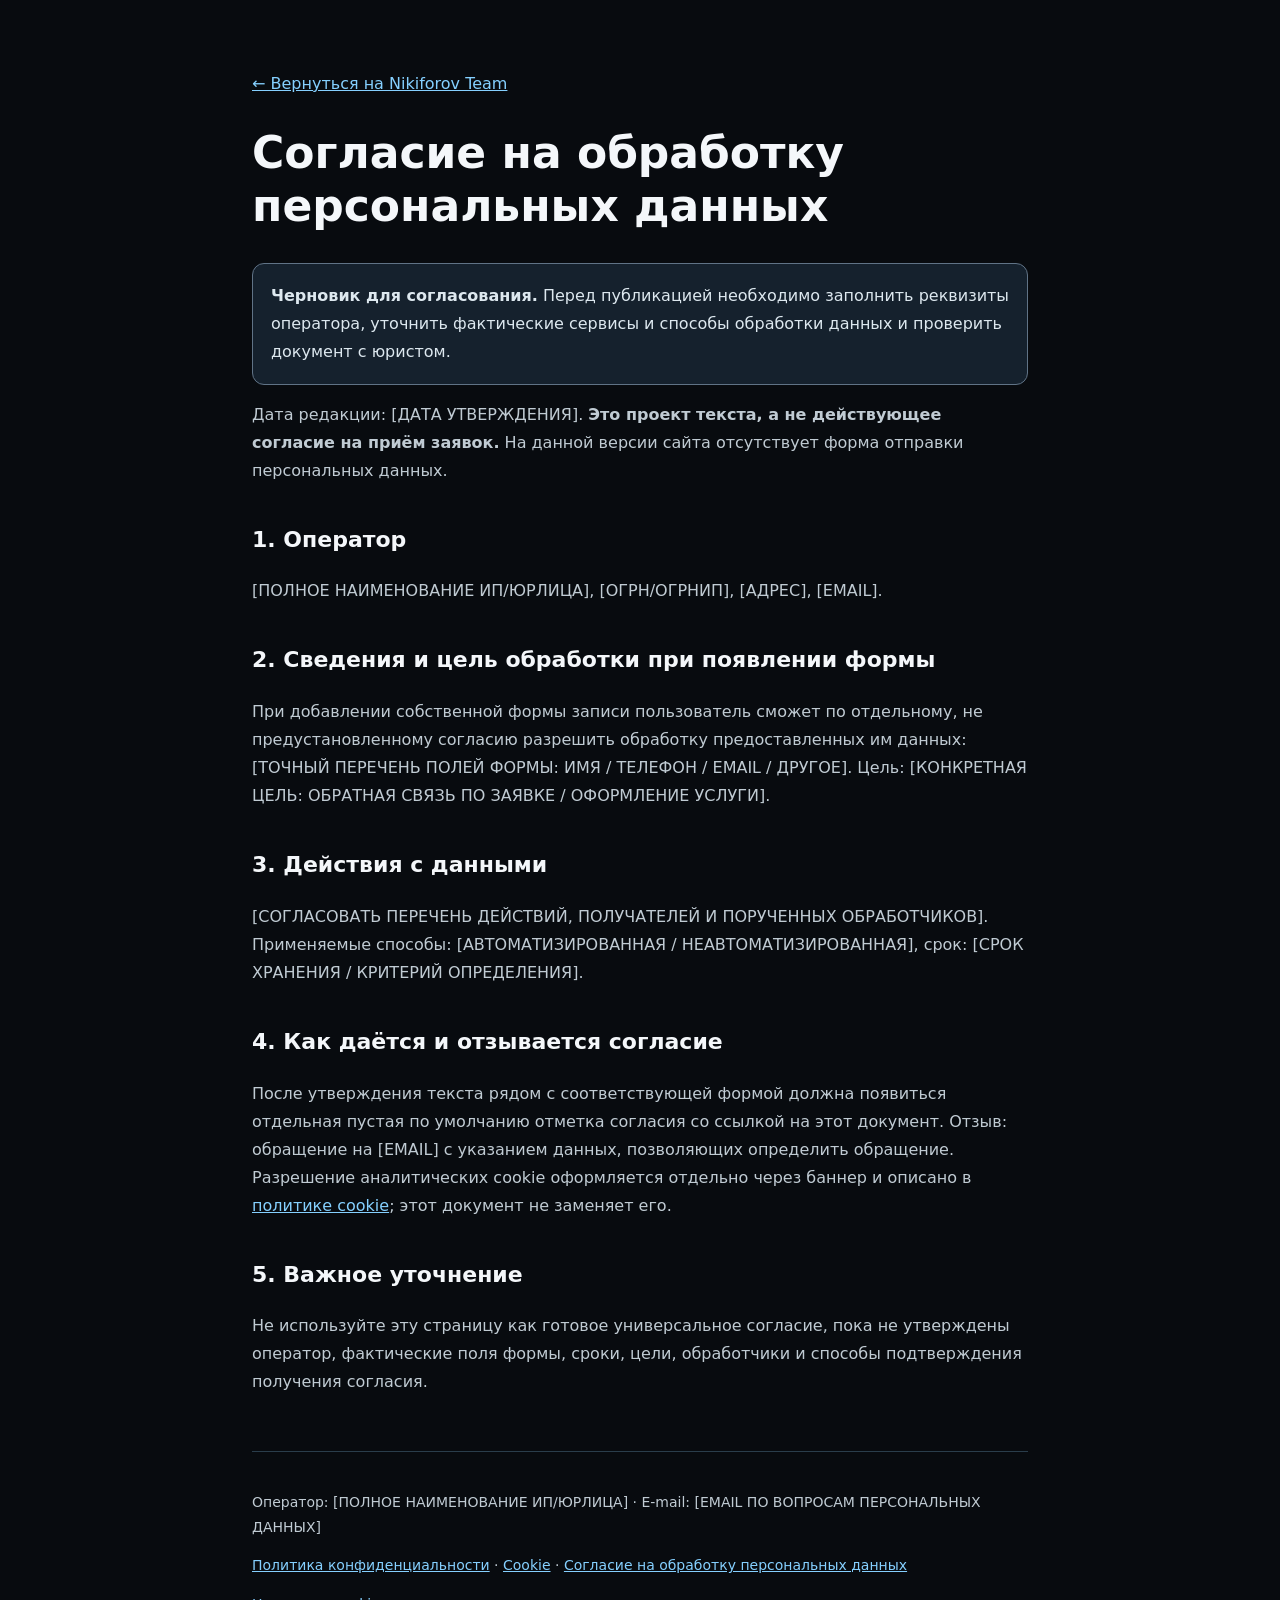
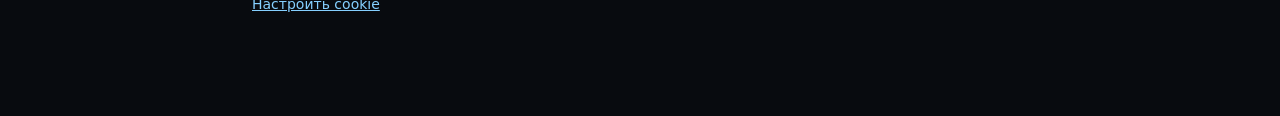
<file: consent.html>
<!doctype html><html lang="ru"><head><meta charset="utf-8"><meta name="viewport" content="width=device-width, initial-scale=1"><meta name="robots" content="noindex"><meta name="theme-color" content="#080b0f"><title>Согласие на обработку персональных данных — Nikiforov Team</title><style>*,*:before,*:after{box-sizing:border-box}body{background:#080b0f;color:#f4f7fa;font:16px/1.75 system-ui,Arial,sans-serif;margin:0}main{max-width:820px;padding:54px 22px 100px;margin:auto}h1{font-size:clamp(29px,5vw,44px);line-height:1.2}h2{margin-top:36px;font-size:22px}a{color:#85d0ff}p,li{color:#c0cbd3}.notice{padding:18px;border:1px solid #607386;border-radius:12px;color:#dde8ef;background:#15212d}footer{margin-top:55px;border-top:1px solid #2a3d4b;padding-top:24px;font-size:14px}button{background:transparent;color:#85d0ff;font:inherit;border:1px solid #5d8da9;border-radius:10px;cursor:pointer;padding:10px 16px}button:hover{background:#1a303f}</style></head><body><main><p><a href="./index.html">← Вернуться на Nikiforov Team</a></p><h1>Согласие на обработку персональных данных</h1><p class="notice"><strong>Черновик для согласования.</strong> Перед публикацией необходимо заполнить реквизиты оператора, уточнить фактические сервисы и способы обработки данных и проверить документ с юристом.</p><p>Дата редакции: [ДАТА УТВЕРЖДЕНИЯ]. <strong>Это проект текста, а не действующее согласие на приём заявок.</strong> На данной версии сайта отсутствует форма отправки персональных данных.</p><h2>1. Оператор</h2><p>[ПОЛНОЕ НАИМЕНОВАНИЕ ИП/ЮРЛИЦА], [ОГРН/ОГРНИП], [АДРЕС], [EMAIL].</p><h2>2. Сведения и цель обработки при появлении формы</h2><p>При добавлении собственной формы записи пользователь сможет по отдельному, не предустановленному согласию разрешить обработку предоставленных им данных: [ТОЧНЫЙ ПЕРЕЧЕНЬ ПОЛЕЙ ФОРМЫ: ИМЯ / ТЕЛЕФОН / EMAIL / ДРУГОЕ]. Цель: [КОНКРЕТНАЯ ЦЕЛЬ: ОБРАТНАЯ СВЯЗЬ ПО ЗАЯВКЕ / ОФОРМЛЕНИЕ УСЛУГИ].</p><h2>3. Действия с данными</h2><p>[СОГЛАСОВАТЬ ПЕРЕЧЕНЬ ДЕЙСТВИЙ, ПОЛУЧАТЕЛЕЙ И ПОРУЧЕННЫХ ОБРАБОТЧИКОВ]. Применяемые способы: [АВТОМАТИЗИРОВАННАЯ / НЕАВТОМАТИЗИРОВАННАЯ], срок: [СРОК ХРАНЕНИЯ / КРИТЕРИЙ ОПРЕДЕЛЕНИЯ].</p><h2>4. Как даётся и отзывается согласие</h2><p>После утверждения текста рядом с соответствующей формой должна появиться отдельная пустая по умолчанию отметка согласия со ссылкой на этот документ. Отзыв: обращение на [EMAIL] с указанием данных, позволяющих определить обращение. Разрешение аналитических cookie оформляется отдельно через баннер и описано в <a href="./cookies.html">политике cookie</a>; этот документ не заменяет его.</p><h2>5. Важное уточнение</h2><p>Не используйте эту страницу как готовое универсальное согласие, пока не утверждены оператор, фактические поля формы, сроки, цели, обработчики и способы подтверждения получения согласия.</p><footer><p>Оператор: [ПОЛНОЕ НАИМЕНОВАНИЕ ИП/ЮРЛИЦА] · E-mail: [EMAIL ПО ВОПРОСАМ ПЕРСОНАЛЬНЫХ ДАННЫХ]</p><p><a href="./privacy.html">Политика конфиденциальности</a> · <a href="./cookies.html">Cookie</a> · <a href="./consent.html">Согласие на обработку персональных данных</a></p><a href="./index.html?cookie-settings=1">Настроить cookie</a></footer></main></body></html>
</file>
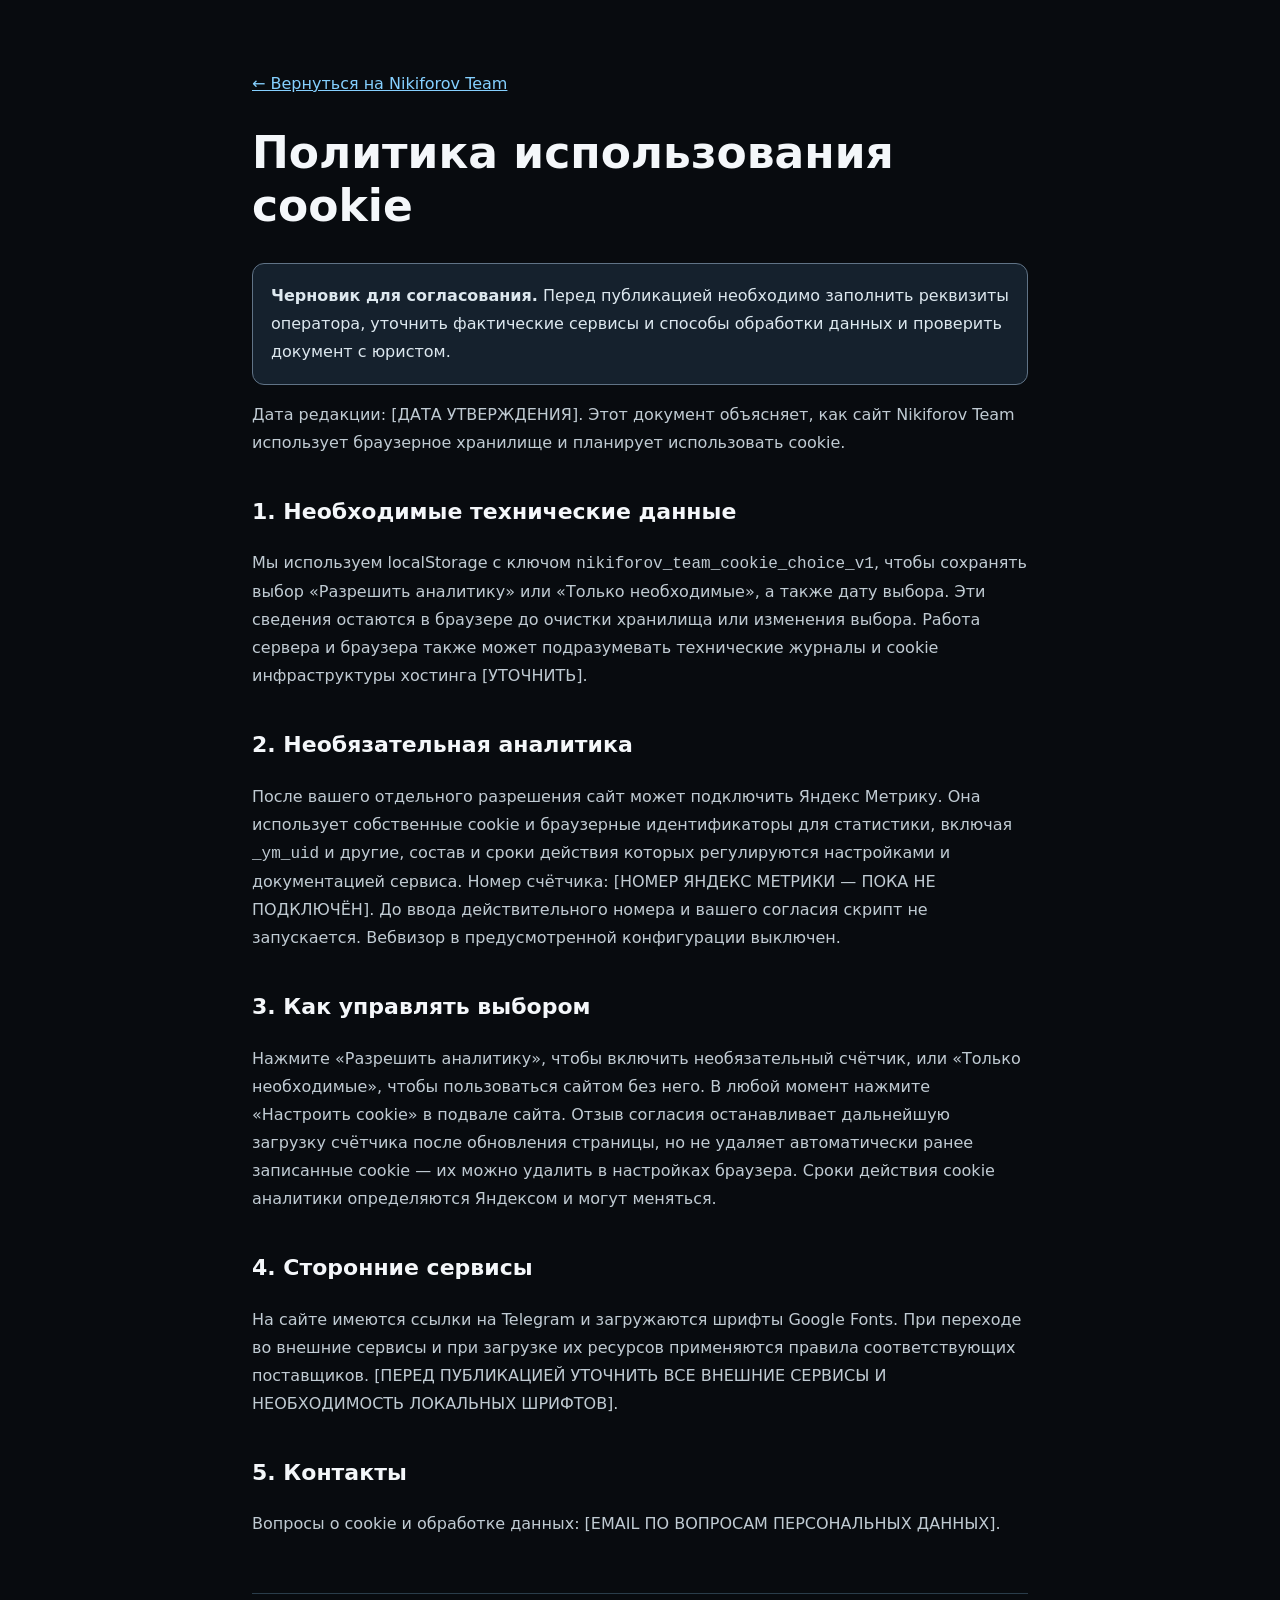
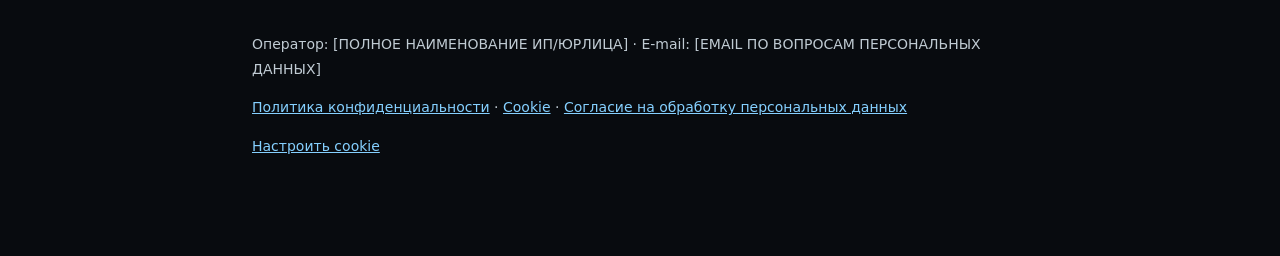
<file: cookies.html>
<!doctype html><html lang="ru"><head><meta charset="utf-8"><meta name="viewport" content="width=device-width, initial-scale=1"><meta name="robots" content="noindex"><meta name="theme-color" content="#080b0f"><title>Политика использования cookie — Nikiforov Team</title><style>*,*:before,*:after{box-sizing:border-box}body{background:#080b0f;color:#f4f7fa;font:16px/1.75 system-ui,Arial,sans-serif;margin:0}main{max-width:820px;padding:54px 22px 100px;margin:auto}h1{font-size:clamp(29px,5vw,44px);line-height:1.2}h2{margin-top:36px;font-size:22px}a{color:#85d0ff}p,li{color:#c0cbd3}.notice{padding:18px;border:1px solid #607386;border-radius:12px;color:#dde8ef;background:#15212d}footer{margin-top:55px;border-top:1px solid #2a3d4b;padding-top:24px;font-size:14px}button{background:transparent;color:#85d0ff;font:inherit;border:1px solid #5d8da9;border-radius:10px;cursor:pointer;padding:10px 16px}button:hover{background:#1a303f}</style></head><body><main><p><a href="./index.html">← Вернуться на Nikiforov Team</a></p><h1>Политика использования cookie</h1><p class="notice"><strong>Черновик для согласования.</strong> Перед публикацией необходимо заполнить реквизиты оператора, уточнить фактические сервисы и способы обработки данных и проверить документ с юристом.</p><p>Дата редакции: [ДАТА УТВЕРЖДЕНИЯ]. Этот документ объясняет, как сайт Nikiforov Team использует браузерное хранилище и планирует использовать cookie.</p><h2>1. Необходимые технические данные</h2><p>Мы используем localStorage с ключом <code>nikiforov_team_cookie_choice_v1</code>, чтобы сохранять выбор «Разрешить аналитику» или «Только необходимые», а также дату выбора. Эти сведения остаются в браузере до очистки хранилища или изменения выбора. Работа сервера и браузера также может подразумевать технические журналы и cookie инфраструктуры хостинга [УТОЧНИТЬ].</p><h2>2. Необязательная аналитика</h2><p>После вашего отдельного разрешения сайт может подключить Яндекс Метрику. Она использует собственные cookie и браузерные идентификаторы для статистики, включая <code>_ym_uid</code> и другие, состав и сроки действия которых регулируются настройками и документацией сервиса. Номер счётчика: [НОМЕР ЯНДЕКС МЕТРИКИ — ПОКА НЕ ПОДКЛЮЧЁН]. До ввода действительного номера и вашего согласия скрипт не запускается. Вебвизор в предусмотренной конфигурации выключен.</p><h2>3. Как управлять выбором</h2><p>Нажмите «Разрешить аналитику», чтобы включить необязательный счётчик, или «Только необходимые», чтобы пользоваться сайтом без него. В любой момент нажмите «Настроить cookie» в подвале сайта. Отзыв согласия останавливает дальнейшую загрузку счётчика после обновления страницы, но не удаляет автоматически ранее записанные cookie — их можно удалить в настройках браузера. Сроки действия cookie аналитики определяются Яндексом и могут меняться.</p><h2>4. Сторонние сервисы</h2><p>На сайте имеются ссылки на Telegram и загружаются шрифты Google Fonts. При переходе во внешние сервисы и при загрузке их ресурсов применяются правила соответствующих поставщиков. [ПЕРЕД ПУБЛИКАЦИЕЙ УТОЧНИТЬ ВСЕ ВНЕШНИЕ СЕРВИСЫ И НЕОБХОДИМОСТЬ ЛОКАЛЬНЫХ ШРИФТОВ].</p><h2>5. Контакты</h2><p>Вопросы о cookie и обработке данных: [EMAIL ПО ВОПРОСАМ ПЕРСОНАЛЬНЫХ ДАННЫХ].</p><footer><p>Оператор: [ПОЛНОЕ НАИМЕНОВАНИЕ ИП/ЮРЛИЦА] · E-mail: [EMAIL ПО ВОПРОСАМ ПЕРСОНАЛЬНЫХ ДАННЫХ]</p><p><a href="./privacy.html">Политика конфиденциальности</a> · <a href="./cookies.html">Cookie</a> · <a href="./consent.html">Согласие на обработку персональных данных</a></p><a href="./index.html?cookie-settings=1">Настроить cookie</a></footer></main></body></html>
</file>
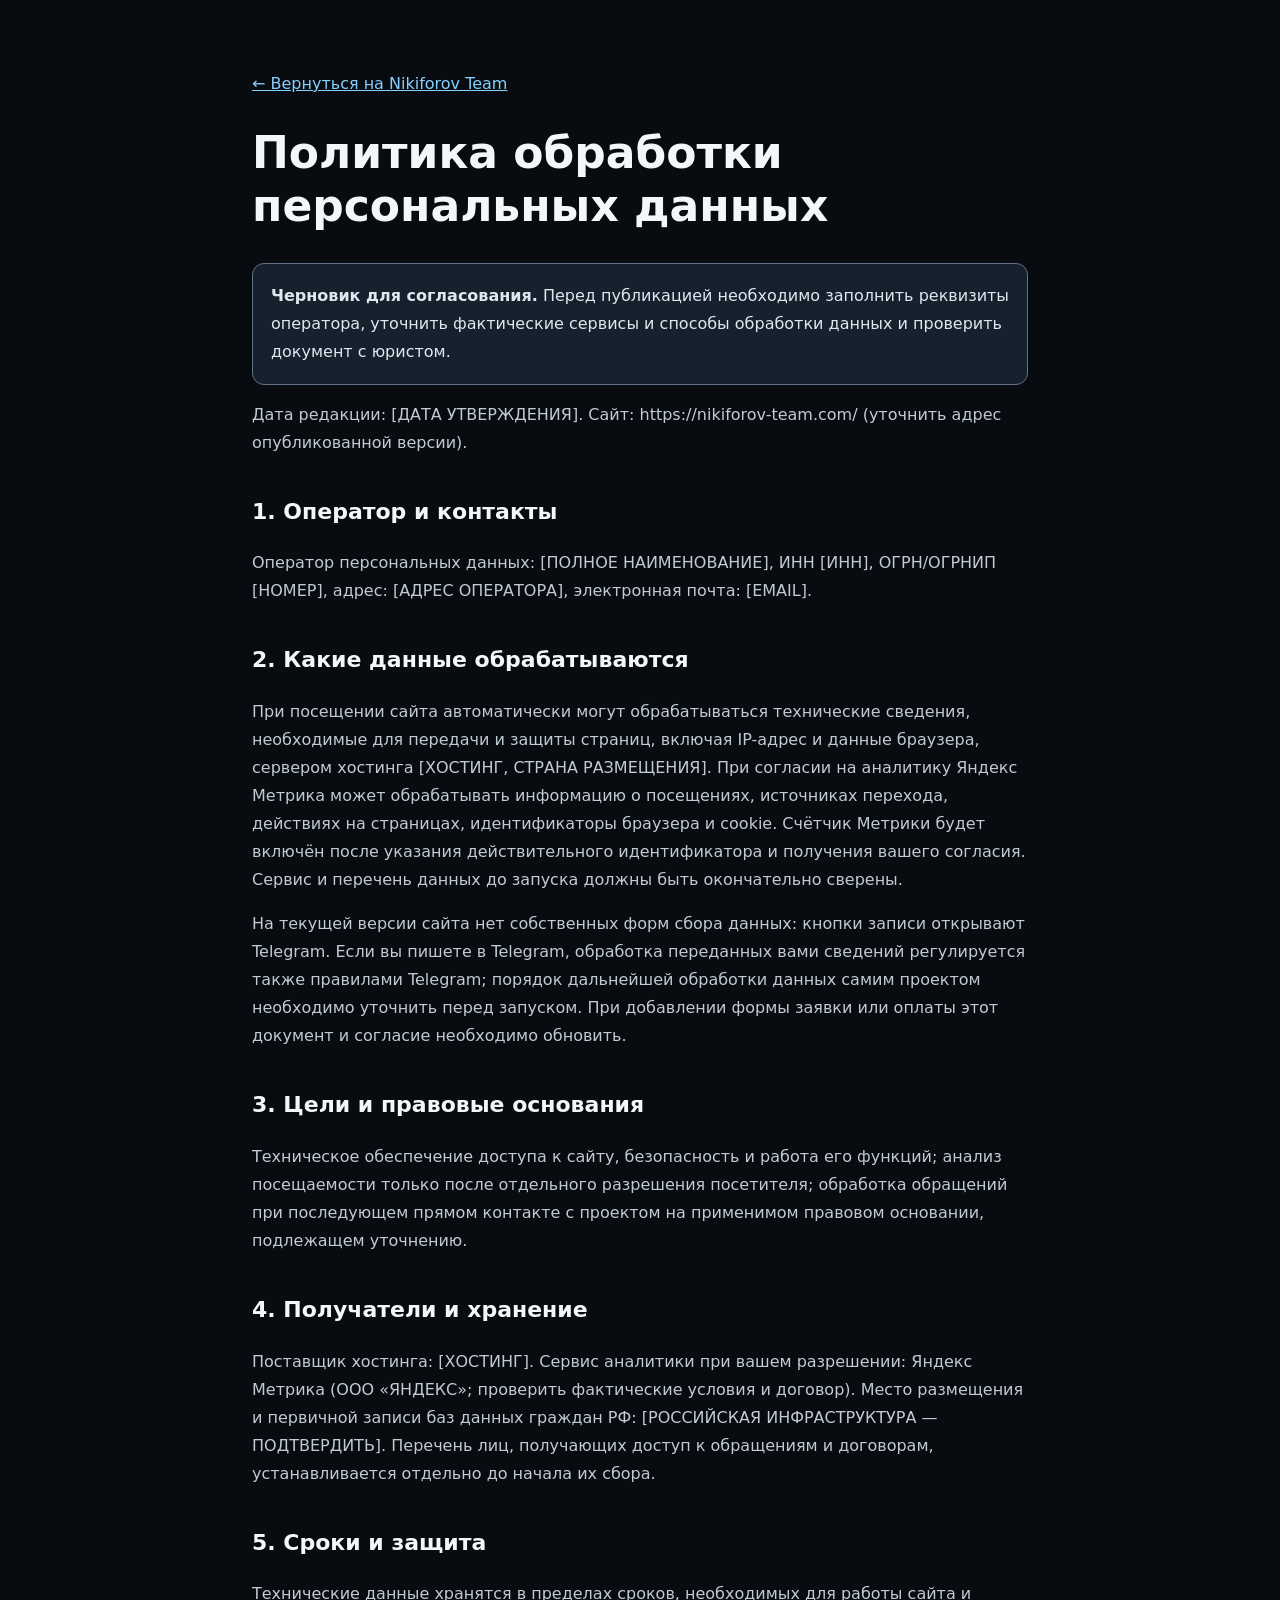
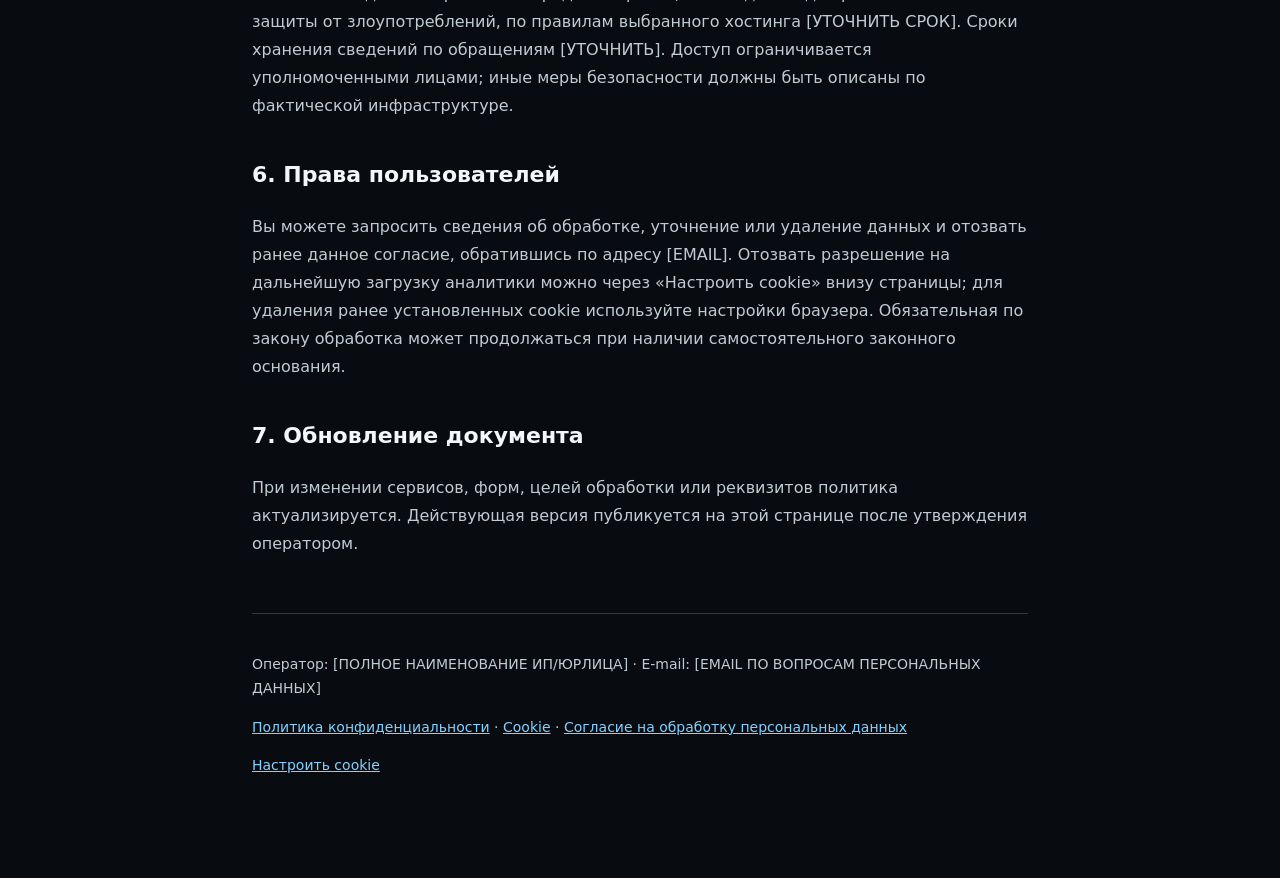
<file: privacy.html>
<!doctype html><html lang="ru"><head><meta charset="utf-8"><meta name="viewport" content="width=device-width, initial-scale=1"><meta name="robots" content="noindex"><meta name="theme-color" content="#080b0f"><title>Политика обработки персональных данных — Nikiforov Team</title><style>*,*:before,*:after{box-sizing:border-box}body{background:#080b0f;color:#f4f7fa;font:16px/1.75 system-ui,Arial,sans-serif;margin:0}main{max-width:820px;padding:54px 22px 100px;margin:auto}h1{font-size:clamp(29px,5vw,44px);line-height:1.2}h2{margin-top:36px;font-size:22px}a{color:#85d0ff}p,li{color:#c0cbd3}.notice{padding:18px;border:1px solid #607386;border-radius:12px;color:#dde8ef;background:#15212d}footer{margin-top:55px;border-top:1px solid #2a3d4b;padding-top:24px;font-size:14px}button{background:transparent;color:#85d0ff;font:inherit;border:1px solid #5d8da9;border-radius:10px;cursor:pointer;padding:10px 16px}button:hover{background:#1a303f}</style></head><body><main><p><a href="./index.html">← Вернуться на Nikiforov Team</a></p><h1>Политика обработки персональных данных</h1><p class="notice"><strong>Черновик для согласования.</strong> Перед публикацией необходимо заполнить реквизиты оператора, уточнить фактические сервисы и способы обработки данных и проверить документ с юристом.</p><p>Дата редакции: [ДАТА УТВЕРЖДЕНИЯ]. Сайт: https://nikiforov-team.com/ (уточнить адрес опубликованной версии).</p><h2>1. Оператор и контакты</h2><p>Оператор персональных данных: [ПОЛНОЕ НАИМЕНОВАНИЕ], ИНН [ИНН], ОГРН/ОГРНИП [НОМЕР], адрес: [АДРЕС ОПЕРАТОРА], электронная почта: [EMAIL].</p><h2>2. Какие данные обрабатываются</h2><p>При посещении сайта автоматически могут обрабатываться технические сведения, необходимые для передачи и защиты страниц, включая IP-адрес и данные браузера, сервером хостинга [ХОСТИНГ, СТРАНА РАЗМЕЩЕНИЯ]. При согласии на аналитику Яндекс Метрика может обрабатывать информацию о посещениях, источниках перехода, действиях на страницах, идентификаторы браузера и cookie. Счётчик Метрики будет включён после указания действительного идентификатора и получения вашего согласия. Сервис и перечень данных до запуска должны быть окончательно сверены.</p><p>На текущей версии сайта нет собственных форм сбора данных: кнопки записи открывают Telegram. Если вы пишете в Telegram, обработка переданных вами сведений регулируется также правилами Telegram; порядок дальнейшей обработки данных самим проектом необходимо уточнить перед запуском. При добавлении формы заявки или оплаты этот документ и согласие необходимо обновить.</p><h2>3. Цели и правовые основания</h2><p>Техническое обеспечение доступа к сайту, безопасность и работа его функций; анализ посещаемости только после отдельного разрешения посетителя; обработка обращений при последующем прямом контакте с проектом на применимом правовом основании, подлежащем уточнению.</p><h2>4. Получатели и хранение</h2><p>Поставщик хостинга: [ХОСТИНГ]. Сервис аналитики при вашем разрешении: Яндекс Метрика (ООО «ЯНДЕКС»; проверить фактические условия и договор). Место размещения и первичной записи баз данных граждан РФ: [РОССИЙСКАЯ ИНФРАСТРУКТУРА — ПОДТВЕРДИТЬ]. Перечень лиц, получающих доступ к обращениям и договорам, устанавливается отдельно до начала их сбора.</p><h2>5. Сроки и защита</h2><p>Технические данные хранятся в пределах сроков, необходимых для работы сайта и защиты от злоупотреблений, по правилам выбранного хостинга [УТОЧНИТЬ СРОК]. Сроки хранения сведений по обращениям [УТОЧНИТЬ]. Доступ ограничивается уполномоченными лицами; иные меры безопасности должны быть описаны по фактической инфраструктуре.</p><h2>6. Права пользователей</h2><p>Вы можете запросить сведения об обработке, уточнение или удаление данных и отозвать ранее данное согласие, обратившись по адресу [EMAIL]. Отозвать разрешение на дальнейшую загрузку аналитики можно через «Настроить cookie» внизу страницы; для удаления ранее установленных cookie используйте настройки браузера. Обязательная по закону обработка может продолжаться при наличии самостоятельного законного основания.</p><h2>7. Обновление документа</h2><p>При изменении сервисов, форм, целей обработки или реквизитов политика актуализируется. Действующая версия публикуется на этой странице после утверждения оператором.</p><footer><p>Оператор: [ПОЛНОЕ НАИМЕНОВАНИЕ ИП/ЮРЛИЦА] · E-mail: [EMAIL ПО ВОПРОСАМ ПЕРСОНАЛЬНЫХ ДАННЫХ]</p><p><a href="./privacy.html">Политика конфиденциальности</a> · <a href="./cookies.html">Cookie</a> · <a href="./consent.html">Согласие на обработку персональных данных</a></p><a href="./index.html?cookie-settings=1">Настроить cookie</a></footer></main></body></html>
</file>
<file: monochrome-overrides.css>
/* Strict monochrome visual layer. Base layout remains in index.html. */
body{
  background:#050505;
  color:var(--text);
}

.topbar{
  background:rgba(7,7,7,.88);
  border-color:rgba(255,255,255,.14);
  box-shadow:0 18px 54px rgba(0,0,0,.34);
  backdrop-filter:blur(18px);
}

.brand-mark{
  background:#f5f5f5;
  color:#050505;
  border-color:#f5f5f5;
  box-shadow:none;
}

.nav a,
.legal-links a,
.legal-links button{color:#9a9a9a}
.nav a:hover,
.nav a:focus,
.legal-links a:hover,
.legal-links button:hover{color:#fff}

.btn{
  background:#f5f5f5;
  color:#050505;
  border-color:#f5f5f5;
  box-shadow:none;
}
.btn:hover{
  background:#dcdcdc;
  border-color:#dcdcdc;
  box-shadow:none;
  transform:translateY(-1px);
}
.btn.ghost{
  background:transparent;
  color:#f5f5f5;
  border-color:#414141;
}
.btn.ghost:hover{
  background:#111;
  color:#fff;
  border-color:#777;
}

.eyebrow i{
  background:#f5f5f5;
  box-shadow:none;
}

.project-name span,
.section-head h2 span,
.final h2 span{
  color:#fff;
  text-shadow:none;
}
.section-head h2 span,
.final h2 span{opacity:.62}

.section-index{
  display:inline-flex;
  align-items:center;
  justify-content:center;
  min-width:42px;
  height:28px;
  padding:0 10px;
  margin-bottom:18px;
  border:1px solid #343434;
  border-radius:999px;
  color:#a6a6a6;
  font-size:10px;
  letter-spacing:.08em;
  line-height:1;
}

.portrait{
  background:#101010;
  border-color:#242424;
}
.portrait img{
  filter:grayscale(1) contrast(1.06) brightness(.92);
}
.portrait:after{
  background:linear-gradient(180deg,rgba(5,5,5,.02) 42%,rgba(5,5,5,.80) 100%),
             linear-gradient(90deg,rgba(5,5,5,.28),transparent 44%);
}

.goal{
  border-color:#262626;
  background:linear-gradient(160deg,#111,#090909);
}
.goal-media{
  background:radial-gradient(circle at 80% 20%,rgba(255,255,255,.08),transparent 42%),
             linear-gradient(135deg,#171717,#090909);
}
.before{color:#777}
.after{color:#d8d8d8}
.goal-num{color:#bcbcbc}
.goal p{color:#969696}
.carousel-controls button{
  border-color:#333;
  background:#0a0a0a;
  color:#d7d7d7;
}
.carousel-controls button:hover{
  border-color:#777;
  color:#fff;
}

.tariffs{
  background:#080808;
  border-color:#202020;
}
.tariff,
.tariff-strip .tariff{
  background:#0e0e0e;
  border-color:#2c2c2c;
}
.tariff h3{color:#f4f4f4}
.tariff-price .price-period{color:#999}

.benefits-head p{color:#8f8f8f}
.benefit{
  border-color:#bdbdbd;
  background:linear-gradient(145deg,#eeeeee 0%,#cfcfcf 100%);
  color:#080808;
  box-shadow:none;
}
.benefit:before{
  width:52%;
  right:-4%;
  filter:grayscale(1) brightness(.18) contrast(1.6);
  opacity:.80;
  -webkit-mask-image:linear-gradient(90deg,transparent 0%,rgba(0,0,0,.22) 18%,#000 48%,#000 100%);
  mask-image:linear-gradient(90deg,transparent 0%,rgba(0,0,0,.22) 18%,#000 48%,#000 100%);
}
.benefit:after{
  background:linear-gradient(90deg,rgba(242,242,242,.97) 0%,rgba(230,230,230,.95) 46%,rgba(205,205,205,.72) 72%,rgba(176,176,176,.36) 100%);
}
.benefit-number{
  border-color:rgba(0,0,0,.24);
  color:#111;
}
.benefit-kicker{color:#3f3f3f}
.benefit-desc{color:#333}
.split-card{
  background:rgba(8,8,8,.94);
  color:#fff;
}
.split-card.alt{
  background:rgba(35,35,35,.88);
}
.split-card small,
.split-card.alt small{color:#cfcfcf}
.slider-note{color:#777}

.final{border-color:#222}
.final p{color:#8f8f8f}
.footer{
  border-color:#222;
  color:#777;
}

.cookie-banner{
  background:#0d0d0d;
  color:#f5f5f5;
  border-color:#333;
  box-shadow:0 25px 90px rgba(0,0,0,.65);
}
.cookie-banner p{color:#bdbdbd}
.cookie-banner a{color:#fff}
.cookie-actions button{
  background:#f5f5f5;
  color:#050505;
  border-color:#f5f5f5;
}
.cookie-actions button.cookie-reject{
  background:transparent;
  color:#f5f5f5;
  border-color:#555;
}

.mobile-cta{
  background:#f5f5f5;
  color:#050505;
  box-shadow:0 14px 50px rgba(0,0,0,.34);
}

@media(max-width:700px){
  .topbar{background:rgba(7,7,7,.94)}
  .benefit:before{
    width:82%;
    right:-30%;
    -webkit-mask-image:linear-gradient(90deg,transparent 0%,rgba(0,0,0,.24) 20%,#000 52%,#000 100%);
    mask-image:linear-gradient(90deg,transparent 0%,rgba(0,0,0,.24) 20%,#000 52%,#000 100%);
  }
  .benefit:after{
    background:linear-gradient(90deg,rgba(240,240,240,.98) 0%,rgba(226,226,226,.96) 52%,rgba(198,198,198,.74) 76%,rgba(169,169,169,.44) 100%);
  }
}


/* Replace long "sad" rules with a lighter monochrome rhythm. */
.tariffs,
.final,
.footer{
  position:relative;
}
.tariffs{
  border-top:0;
  border-bottom:0;
  background:
    radial-gradient(680px 240px at 50% 0,rgba(255,255,255,.045),transparent 70%),
    #080808;
}
.final,
.footer{
  border-top:0;
}

/* Short fading dash fields: visible enough to structure the page, but not a hard rule. */
.tariffs::before,
.tariffs::after,
.final::before,
.footer::before{
  content:"";
  position:absolute;
  left:50%;
  width:min(760px,72vw);
  height:8px;
  transform:translateX(-50%);
  pointer-events:none;
  opacity:.52;
  background:
    repeating-linear-gradient(
      90deg,
      transparent 0 9px,
      #3a3a3a 9px 11px,
      transparent 11px 20px
    );
  -webkit-mask-image:linear-gradient(90deg,transparent,#000 18%,#000 82%,transparent);
  mask-image:linear-gradient(90deg,transparent,#000 18%,#000 82%,transparent);
}
.tariffs::before{top:0}
.tariffs::after{bottom:0}
.final::before,
.footer::before{top:0}

/* Give section numbers a small visual rhythm instead of a written label. */
.section-index{
  position:relative;
  overflow:visible;
}
.section-index::after{
  content:"";
  width:3px;
  height:3px;
  margin-left:11px;
  border-radius:50%;
  background:#666;
  box-shadow:8px 0 #444,16px 0 #2e2e2e;
}

/* Cards stay crisp; reduce the feeling of a page made only from outlines. */
.goal,
.tariff{
  box-shadow:0 18px 48px rgba(0,0,0,.18);
}
.goal:hover,
.tariff:hover{
  border-color:#3b3b3b;
}
.benefit{
  box-shadow:0 28px 70px rgba(0,0,0,.18);
}

@media(max-width:700px){
  .tariffs::before,
  .tariffs::after,
  .final::before,
  .footer::before{
    width:70vw;
    opacity:.40;
  }
}


/* Safe polish 2026-10-01: visual properties only; no geometry/layout overrides. */
body{
  background:
    radial-gradient(circle at 18% 8%,rgba(255,255,255,.035),transparent 28%),
    radial-gradient(circle at 82% 38%,rgba(255,255,255,.018),transparent 30%),
    #050505;
}

.topbar{
  background:rgba(7,7,7,.91);
  border-color:rgba(255,255,255,.16);
  box-shadow:
    0 20px 54px rgba(0,0,0,.34),
    inset 0 1px 0 rgba(255,255,255,.045);
}

.brand-mark{
  box-shadow:
    0 9px 28px rgba(0,0,0,.28),
    inset 0 0 0 1px rgba(255,255,255,.10);
}

.btn{
  box-shadow:0 12px 30px rgba(0,0,0,.22);
  transition:
    background .22s ease,
    border-color .22s ease,
    color .22s ease,
    box-shadow .22s ease,
    filter .22s ease;
}
.btn:hover{
  background:#e7e7e7;
  border-color:#e7e7e7;
  box-shadow:0 16px 36px rgba(0,0,0,.30);
  filter:brightness(1.02);
}
.btn.ghost:hover{
  background:rgba(255,255,255,.055);
  border-color:#747474;
  color:#fff;
  box-shadow:inset 0 0 0 1px rgba(255,255,255,.035);
}

.project-name span{
  text-shadow:0 16px 48px rgba(255,255,255,.08);
}

.portrait{
  border-color:rgba(255,255,255,.15);
  box-shadow:
    0 36px 90px rgba(0,0,0,.42),
    inset 0 1px 0 rgba(255,255,255,.05);
}
.portrait img{
  filter:grayscale(1) contrast(1.08) brightness(.94);
  transition:filter .35s ease;
}
.portrait:hover img{
  filter:grayscale(1) contrast(1.10) brightness(.97);
}

.section-index{
  background:rgba(255,255,255,.025);
  border-color:#414141;
  box-shadow:inset 0 1px 0 rgba(255,255,255,.035);
}

.goal{
  border-color:#2c2c2c;
  background:
    linear-gradient(180deg,rgba(255,255,255,.018),transparent 32%),
    linear-gradient(160deg,#111,#090909);
  box-shadow:
    0 24px 62px rgba(0,0,0,.24),
    inset 0 1px 0 rgba(255,255,255,.035);
  transition:
    border-color .25s ease,
    box-shadow .25s ease,
    background .25s ease;
}
.goal:hover{
  border-color:#444;
  box-shadow:
    0 30px 72px rgba(0,0,0,.32),
    inset 0 1px 0 rgba(255,255,255,.05);
  background:
    linear-gradient(180deg,rgba(255,255,255,.028),transparent 34%),
    linear-gradient(160deg,#131313,#090909);
}

.carousel-controls button{
  box-shadow:inset 0 1px 0 rgba(255,255,255,.025);
  transition:
    background .2s ease,
    border-color .2s ease,
    color .2s ease,
    box-shadow .2s ease;
}
.carousel-controls button:hover{
  background:#171717;
  border-color:#666;
  color:#fff;
  box-shadow:0 10px 24px rgba(0,0,0,.20);
}

.tariffs{
  background:
    radial-gradient(circle at 50% 0,rgba(255,255,255,.045),transparent 34%),
    #080808;
}

.tariff{
  border-color:#303030;
  box-shadow:
    0 24px 60px rgba(0,0,0,.22),
    inset 0 1px 0 rgba(255,255,255,.035);
  transition:
    background .24s ease,
    border-color .24s ease,
    box-shadow .24s ease;
}
.tariff:first-child{
  background:#eeeeee;
  border-color:#eeeeee;
  color:#090909;
}
.tariff:first-child h3,
.tariff:first-child .tariff-price b{
  color:#090909;
}
.tariff:first-child .price-period{
  color:#555;
}
.tariff:last-child{
  background:
    radial-gradient(circle at 100% 0,rgba(255,255,255,.05),transparent 42%),
    #101010;
}
.tariff:hover{
  border-color:#555;
  box-shadow:
    0 30px 70px rgba(0,0,0,.28),
    inset 0 1px 0 rgba(255,255,255,.05);
}

.benefit{
  border-color:#c5c5c5;
  box-shadow:
    0 32px 82px rgba(0,0,0,.24),
    inset 0 1px 0 rgba(255,255,255,.48);
}
.benefit-number{
  background:rgba(255,255,255,.22);
  box-shadow:inset 0 1px 0 rgba(255,255,255,.32);
}
.split-card{
  box-shadow:
    inset 0 1px 0 rgba(255,255,255,.045),
    0 12px 28px rgba(0,0,0,.12);
}
.split-card.alt{
  background:rgba(31,31,31,.90);
}

.final{
  background:
    radial-gradient(circle at 88% 18%,rgba(255,255,255,.04),transparent 34%),
    linear-gradient(145deg,#0b0b0b,#070707);
  box-shadow:
    0 28px 72px rgba(0,0,0,.24),
    inset 0 1px 0 rgba(255,255,255,.035);
}

.footer{
  background:linear-gradient(180deg,transparent,rgba(255,255,255,.008));
}
.legal-links a,
.legal-links button{
  transition:color .2s ease,border-color .2s ease;
}
.legal-links a:hover,
.legal-links button:hover{
  color:#fff;
}

.cookie-banner{
  box-shadow:
    0 30px 90px rgba(0,0,0,.70),
    inset 0 1px 0 rgba(255,255,255,.04);
}

.mobile-cta{
  box-shadow:
    0 18px 48px rgba(0,0,0,.44),
    inset 0 1px 0 rgba(255,255,255,.14);
}

@media(prefers-reduced-motion:reduce){
  .btn,
  .goal,
  .tariff,
  .portrait img,
  .carousel-controls button,
  .legal-links a,
  .legal-links button{
    transition:none!important;
  }
}
</file>
